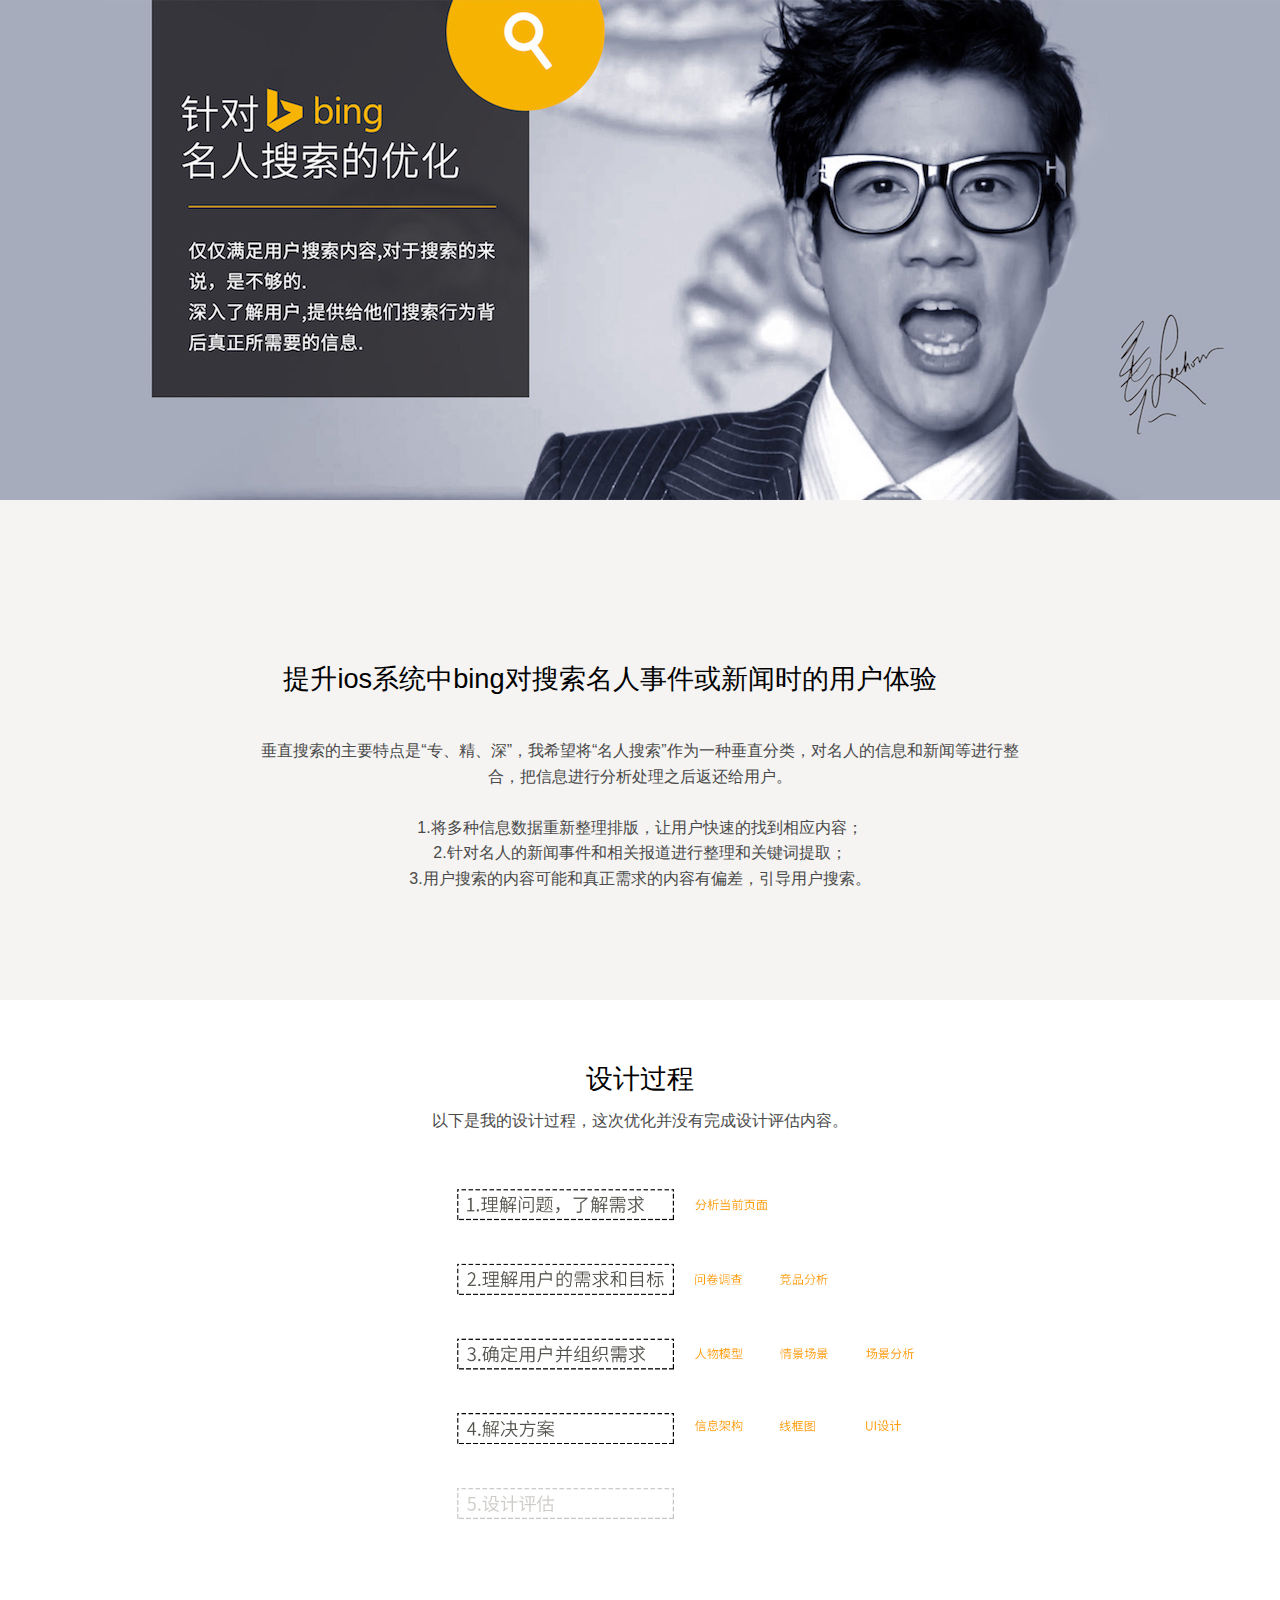
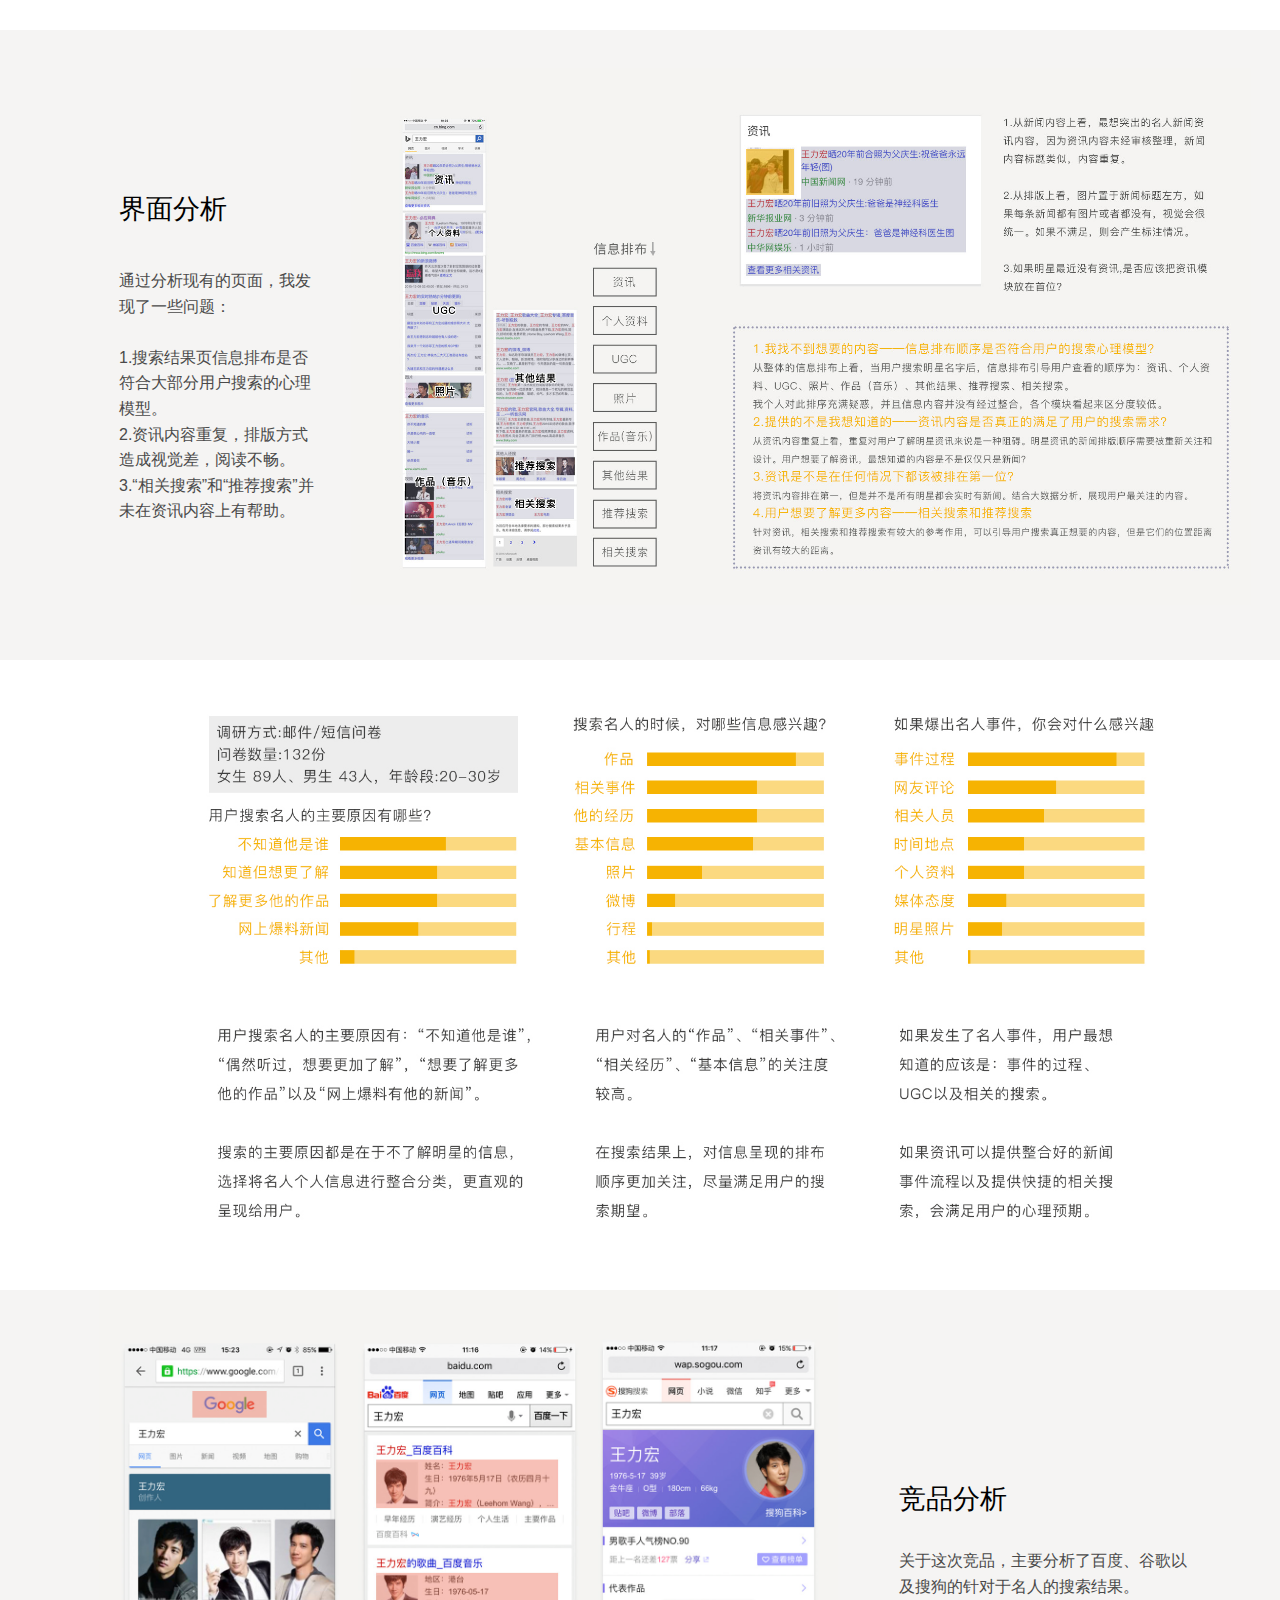
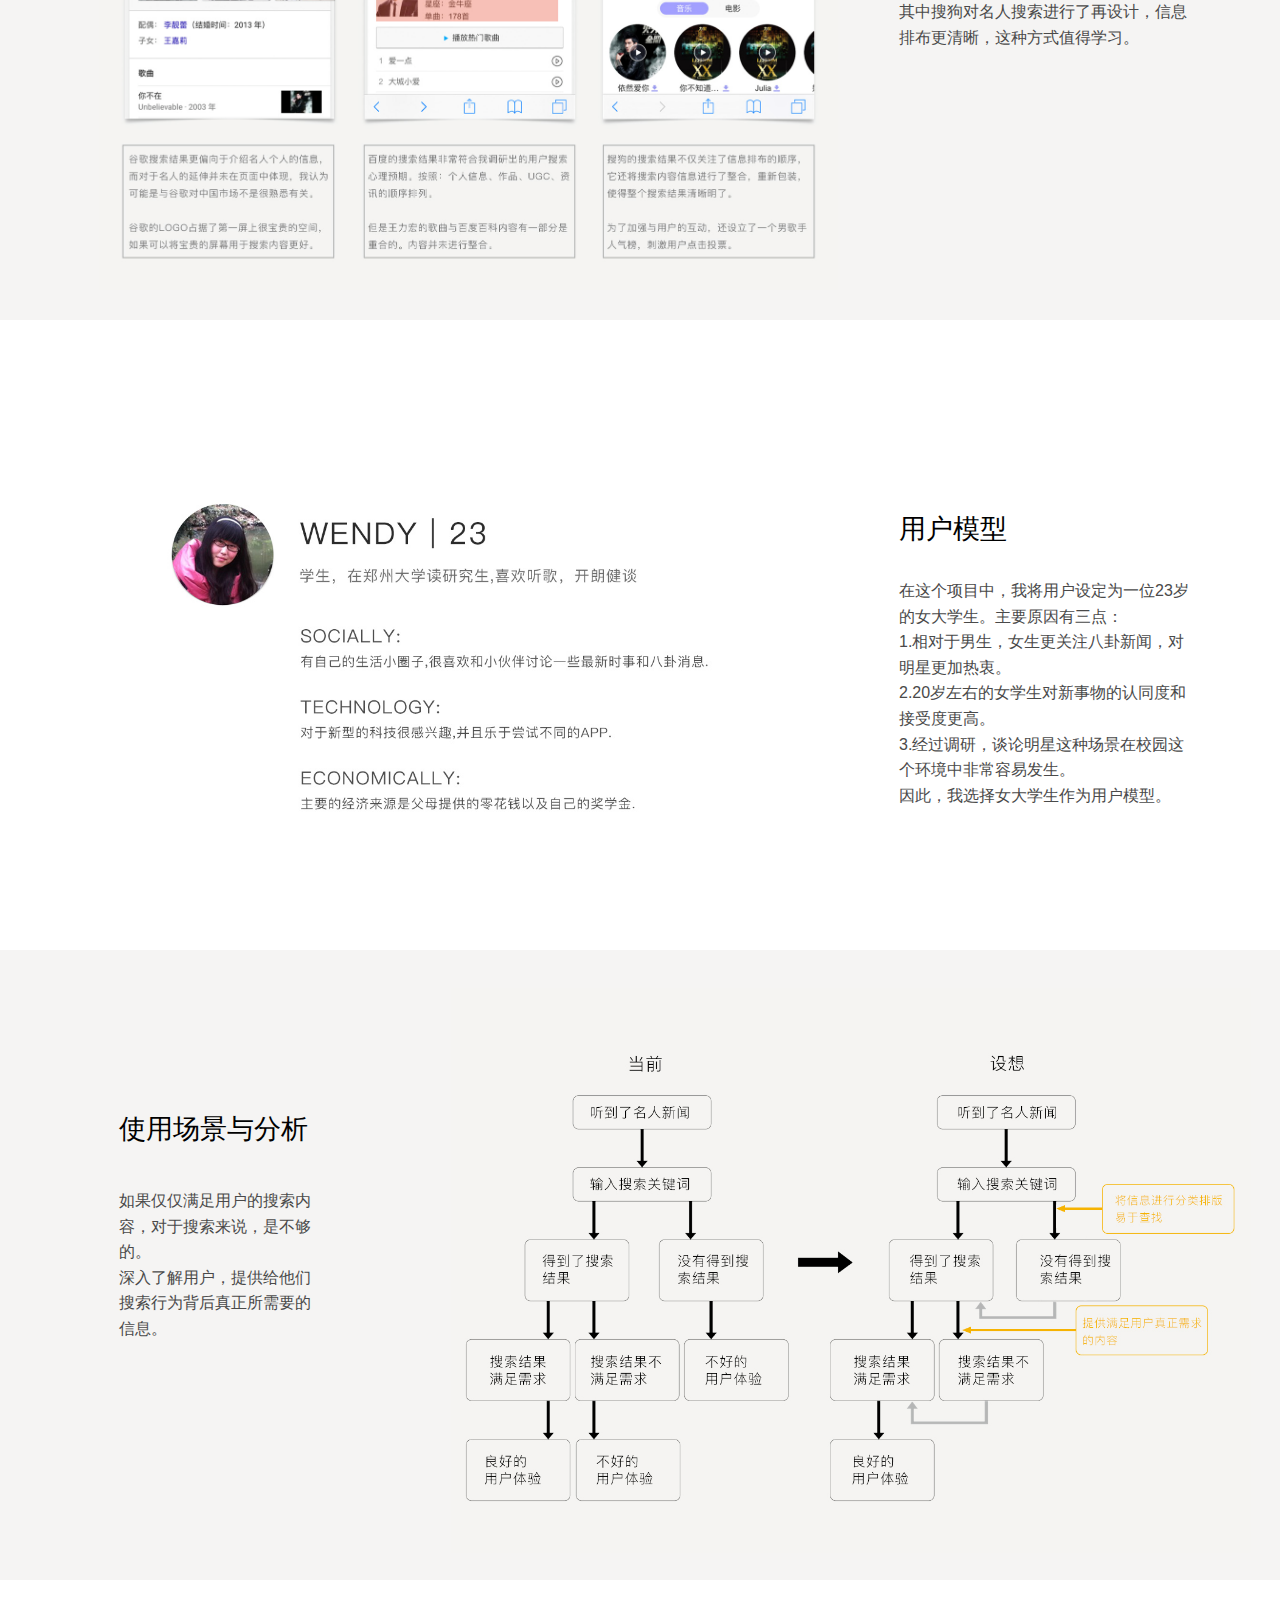
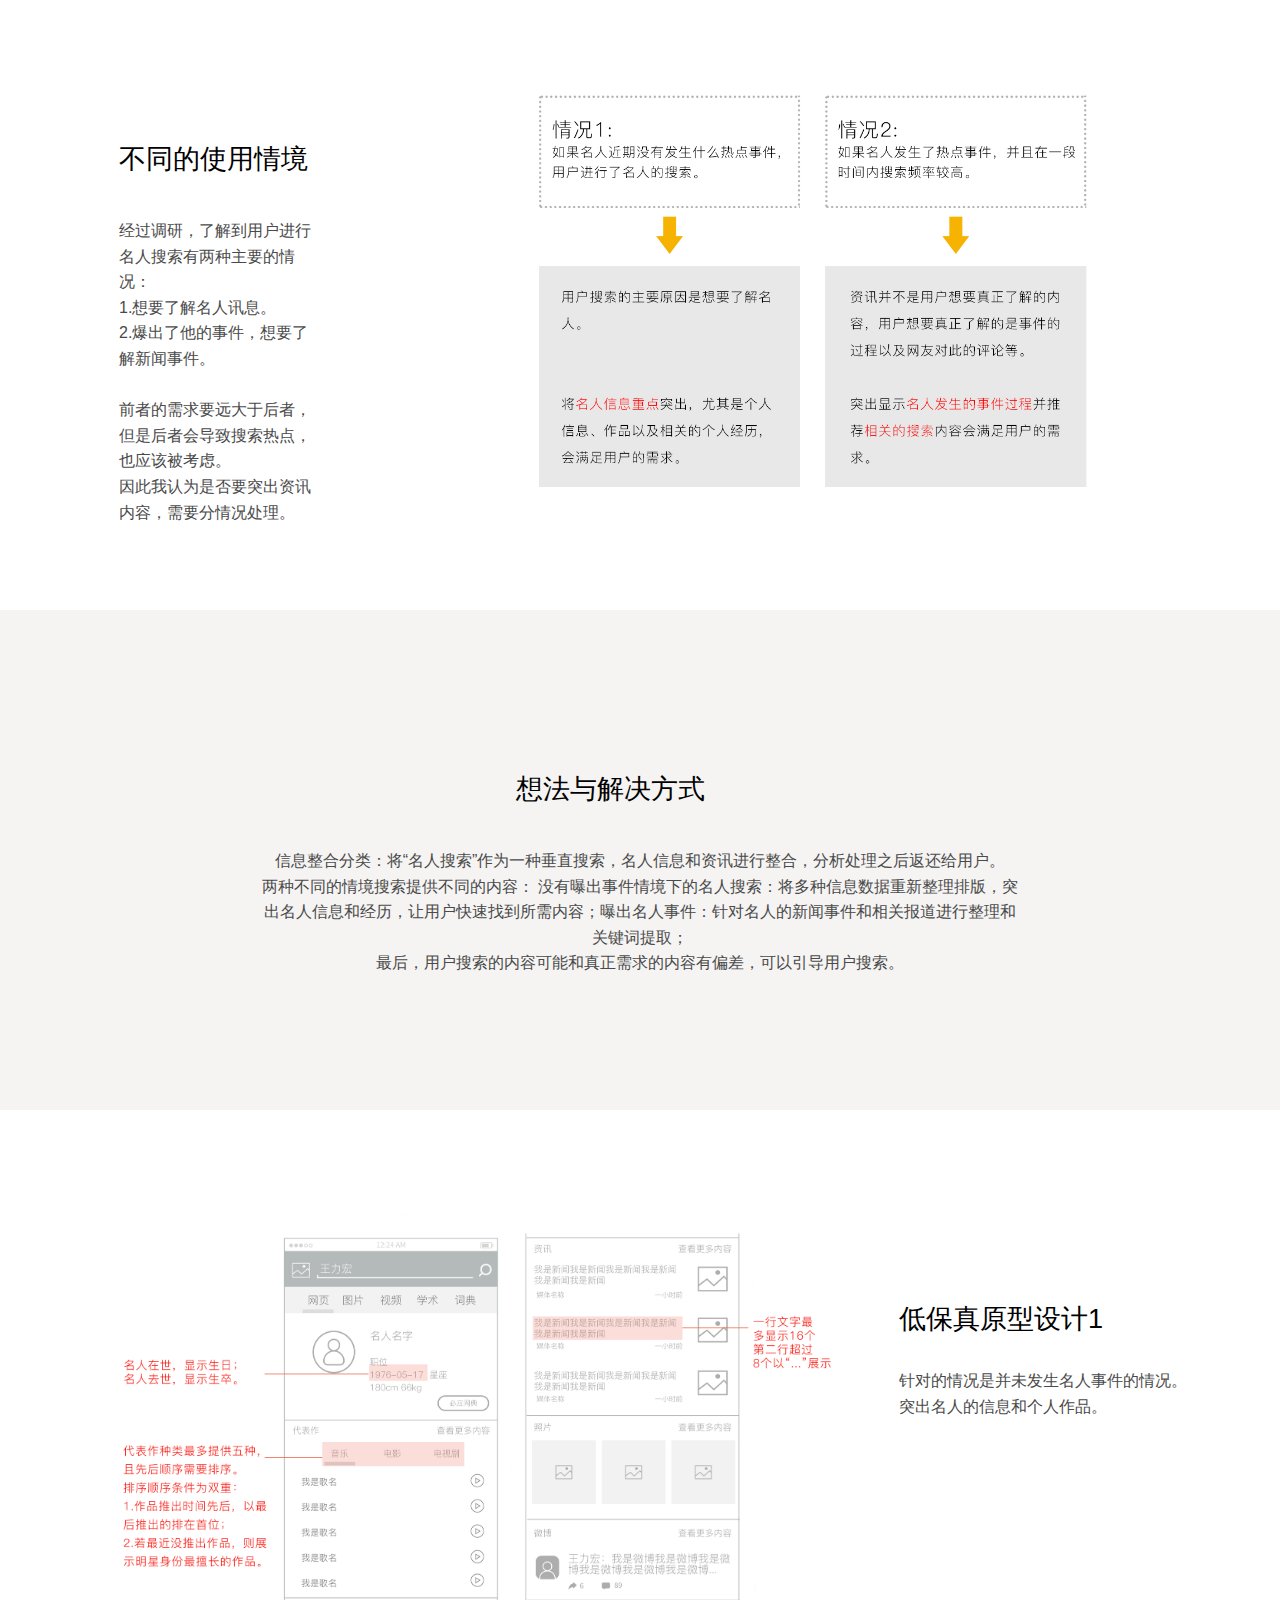
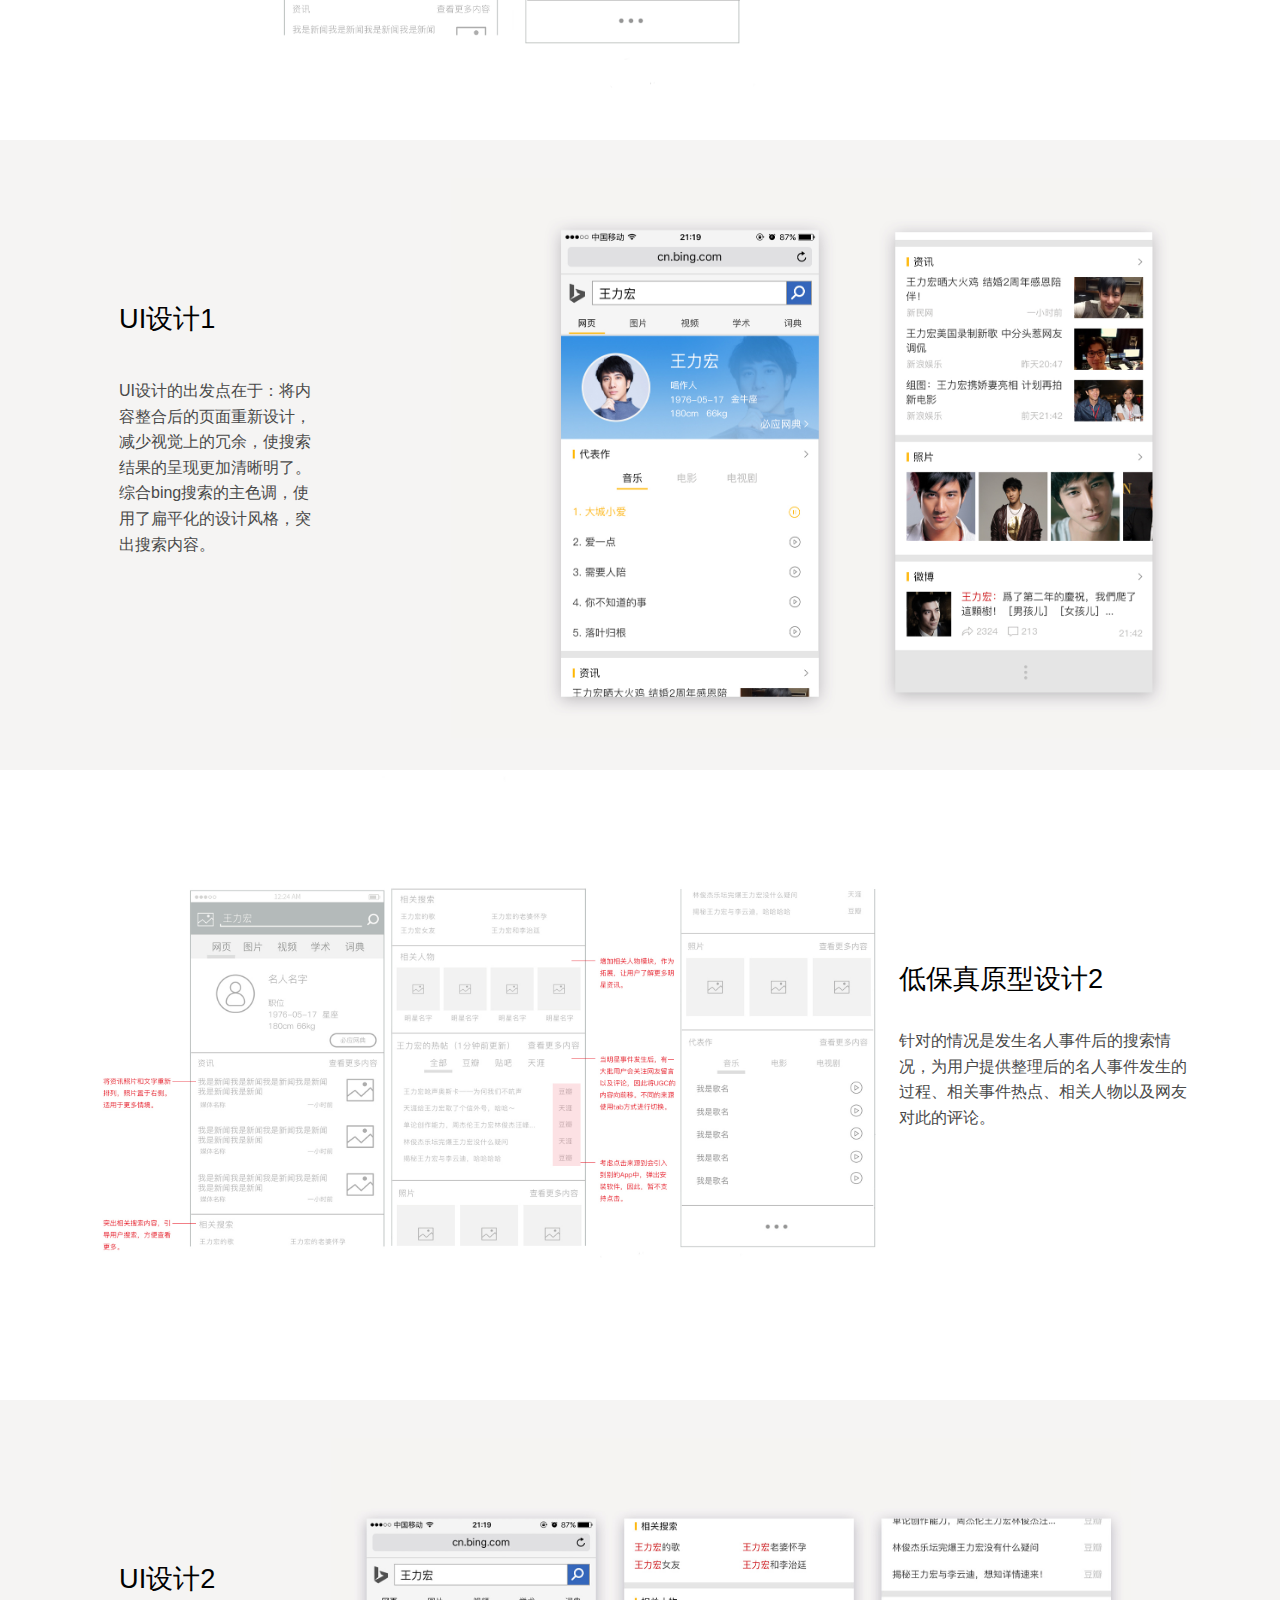
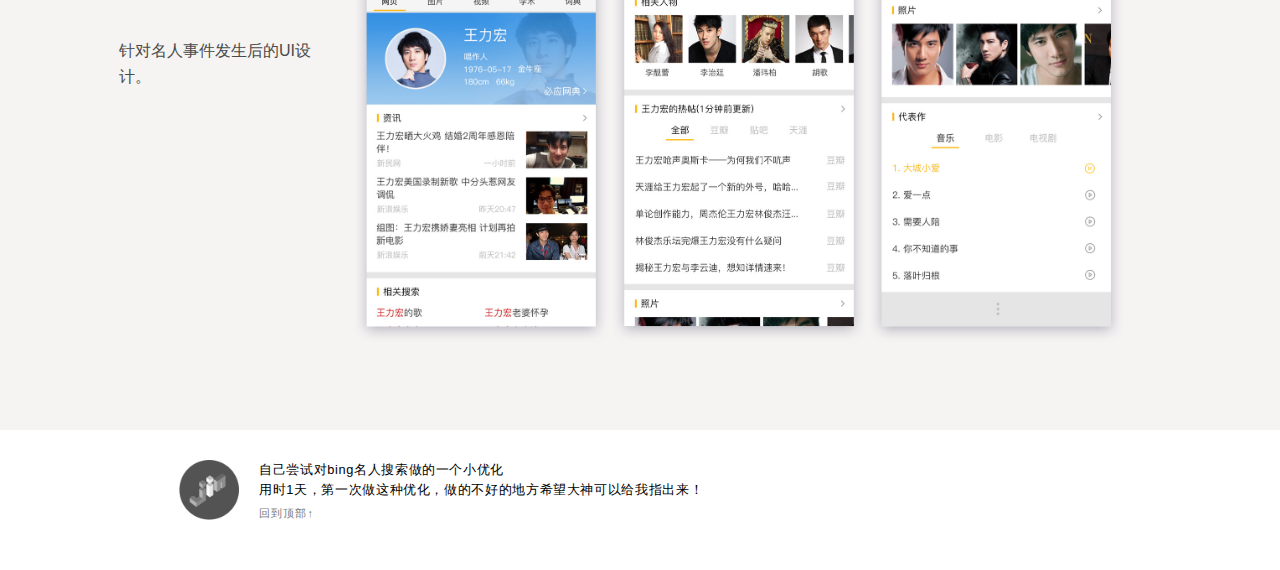
<file: bing_celebrity.html>
<!DOCTYPE html>
<html class="skrollr skrollr-desktop"><head>
<meta http-equiv="Content-Type" content="text/html; charset=UTF-8">
<title>针对bing名人搜索的优化</title>
<link type="text/css" rel="stylesheet" href="./css/detail_bing_celebrity.css">

<script src="./js/jquery-1.10.2.min.js"></script>
<link href="./css/fotorama.css" rel="stylesheet">
<script type="text/javascript" src="./js/fotorama.js"></script><style type="text/css"></style>
<style>
  .hide{
    display:none;
  }
  .showprocess{
    cursor:pointer;
  }
  .showprocess:hover{
    opacity:0.7;	
  }  
</style>

</head>

<body style="height: 7440px;">    
  <!-- ************  Top  ************** -->  
  <div class="pagetop">
    <div id="topimg">
      <img class="titleimage" src="./img_bc/pagetop.jpg" height="500px">
    </div>
  </div>

  <!-- ************  MAinbody  ************** -->
  <div id="mainbody">

   <div class="horizontal500">
    <div id="probelmstatement">
      <h1 class="title1 center">提升ios系统中bing对搜索名人事件或新闻时的用户体验</h1>
      <p class="content1 center">垂直搜索的主要特点是“专、精、深”，我希望将“名人搜索”作为一种垂直分类，对名人的信息和新闻等进行整合，把信息进行分析处理之后返还给用户。<br><br>1.将多种信息数据重新整理排版，让用户快速的找到相应内容；<br>2.针对名人的新闻事件和相关报道进行整理和关键词提取；<br>3.用户搜索的内容可能和真正需求的内容有偏差，引导用户搜索。</p>
    </div>
  </div>

  <div class="horizontal630">
    <h1 class="title2 center">设计过程</h1>    
    <p class="content3 center">以下是我的设计过程，这次优化并没有完成设计评估内容。</p>
    <div id="taskflow">
     <img src="./img_bc/taskflow.jpg" width="840px" alt="preview book content">
   </div>
 </div>

 <div class="horizontal630 grey">
   <h1 class="title1">界面分析</h1>
   <p class="content2">通过分析现有的页面，我发现了一些问题：<br><br>1.搜索结果页信息排布是否符合大部分用户搜索的心理模型。<br>2.资讯内容重复，排版方式造成视觉差，阅读不畅。<br>3.“相关搜索”和“推荐搜索”并未在资讯内容上有帮助。</p>
   <div id="storyboard">
     <img src="./img_bc/anaysis.jpg" width="900px" alt="preview book content">
   </div>
 </div>

<div class="horizontal630">
</p><div id="largepicture">
<img src="./img_bc/research.jpg" height="600px" style="margin:0 auto;"alt="preview book content">
</div>
</div>

<div class="horizontal630 grey">
  <h1 class="title_right">竞品分析</h1>
  <p class="content_right">关于这次竞品，主要分析了百度、谷歌以及搜狗的针对于名人的搜索结果。<br>其中搜狗对名人搜索进行了再设计，信息排布更清晰，这种方式值得学习。</p><p>
</p><div id="twophones">
<img src="./img_bc/competitor.jpg" height="600px" alt="preview book content">
</div>
</div>

<div class="horizontal630">
  <h1 class="title_right">用户模型</h1>
  <p class="content_right">在这个项目中，我将用户设定为一位23岁的女大学生。主要原因有三点：<br>1.相对于男生，女生更关注八卦新闻，对明星更加热衷。<br>2.20岁左右的女学生对新事物的认同度和接受度更高。<br>3.经过调研，谈论明星这种场景在校园这个环境中非常容易发生。<br>因此，我选择女大学生作为用户模型。</p><p>
</p><div id="twophones">
<img src="./img_bc/persona.jpg" height="600px" alt="preview book content">
</div>
</div>

 <div class="horizontal630 grey">
   <h1 class="title1">使用场景与分析</h1>
   <p class="content2">如果仅仅满足用户的搜索内容，对于搜索来说，是不够的。<br>深入了解用户，提供给他们搜索行为背后真正所需要的信息。</p>
   <div id="storyboard">
     <img src="./img_bc/fenxi.jpg" width="800px" alt="preview book content">
   </div>
 </div>

<div class="horizontal630">
  <h1 class="title1">不同的使用情境</h1>
  <p class="content2">经过调研，了解到用户进行名人搜索有两种主要的情况：<br>1.想要了解名人讯息。<br>2.爆出了他的事件，想要了解新闻事件。<br><br>前者的需求要远大于后者，但是后者会导致搜索热点，也应该被考虑。<br>因此我认为是否要突出资讯内容，需要分情况处理。</p><p>
</p><div id="storyboard1">        
<img src="./img_bc/qingjing.jpg" height="550px" alt="preview book content">
</div>
</div>

   <div class="horizontal500">
    <div id="probelmstatement">
      <h1 class="title1 center">想法与解决方式</h1>
      <p class="content1 center">
        信息整合分类：将“名人搜索”作为一种垂直搜索，名人信息和资讯进行整合，分析处理之后返还给用户。<br>
        两种不同的情境搜索提供不同的内容：
        没有曝出事件情境下的名人搜索：将多种信息数据重新整理排版，突出名人信息和经历，让用户快速找到所需内容；曝出名人事件：针对名人的新闻事件和相关报道进行整理和关键词提取；<br>
        最后，用户搜索的内容可能和真正需求的内容有偏差，可以引导用户搜索。</p>
    </div>
  </div>

<div class="horizontal630">
  <h1 class="title_right">低保真原型设计1</h1>
  <p class="content_right">针对的情况是并未发生名人事件的情况。突出名人的信息和个人作品。</p><p>
</p><div id="twophones">
<img src="./img_bc/frame1.jpg" height="500px" style="margin-top:80px;"alt="preview book content">
</div>
</div>

 <div class="horizontal630 grey">
   <h1 class="title1">UI设计1</h1>
   <p class="content2">UI设计的出发点在于：将内容整合后的页面重新设计，减少视觉上的冗余，使搜索结果的呈现更加清晰明了。综合bing搜索的主色调，使用了扁平化的设计风格，突出搜索内容。</p>
   <div id="storyboard">
     <img src="./img_bc/ui1.jpg" width="800px" alt="preview book content">
   </div>
 </div>

 <div class="horizontal630">
  <h1 class="title_right">低保真原型设计2</h1>
  <p class="content_right">针对的情况是发生名人事件后的搜索情况，为用户提供整理后的名人事件发生的过程、相关事件热点、相关人物以及网友对此的评论。</p><p>
</p><div id="twophones">
<img src="./img_bc/frame2.jpg" height="490px" alt="preview book content">
</div>
</div>

 <div class="horizontal630 grey">
   <h1 class="title1">UI设计2</h1>
   <p class="content2">针对名人事件发生后的UI设计。</p>
   <div id="storyboard1">
     <img src="./img_bc/ui2.jpg" width="800px" alt="preview book content">
   </div>
 </div>

<!-- ************  Footer  ************** -->     
     <footer class="colophon">
       <figure id="backhome" width="60" height="60">
         <a href="http://judyzhangxin.com">
         <img src="./img_fl/backtotop.png" width="60">
         </a><a>
       </a></figure><a> 
 <p class="colophon_text">自己尝试对bing名人搜索做的一个小优化<br>用时1天，第一次做这种优化，做的不好的地方希望大神可以给我指出来！</p><p>
</p><p id="backtotop" class="scrollup">回到顶部↑</p>
     </a></footer><a>
     
</a></div><a> <!-- close mainbody -->

<!-- ************  BackgroundColor  ************** -->
<div id="fixbackground1" class="horizontal500"></div>
<div id="fixbackground2" class="horizontal630 grey"></div>
<div id="fixbackground3" class="horizontal630 grey"></div>
<div id="fixbackground4" class="horizontal630 grey"></div>
<div id="fixbackground5" class="horizontal500 grey"></div>
<div id="fixbackground6" class="horizontal630 grey"></div>
<div id="fixbackground7" class="horizontal630 grey"></div>
<div class="horizontal630 hide toggle" style="top:7300px;position:absolute;background-color:#2d2e31"></div>

<!-- ************  js  ************** -->
<script type="text/javascript" src="./js/skrollr.min.js"></script>
<script type="text/javascript">
	var s = skrollr.init();
</script>
<script>
  $(document).ready(function () {
    $('.scrollup').click(function () {
      $("html, body").animate({
        scrollTop: 0
      }, 1000);
      return false;
    });
  });
</script>
<script>
  $(document).ready(function() {
    $('.showprocess').click(function() {
      $('.toggle').slideToggle("slow");
    });
  });
</script>




</a></body></html>
</file>
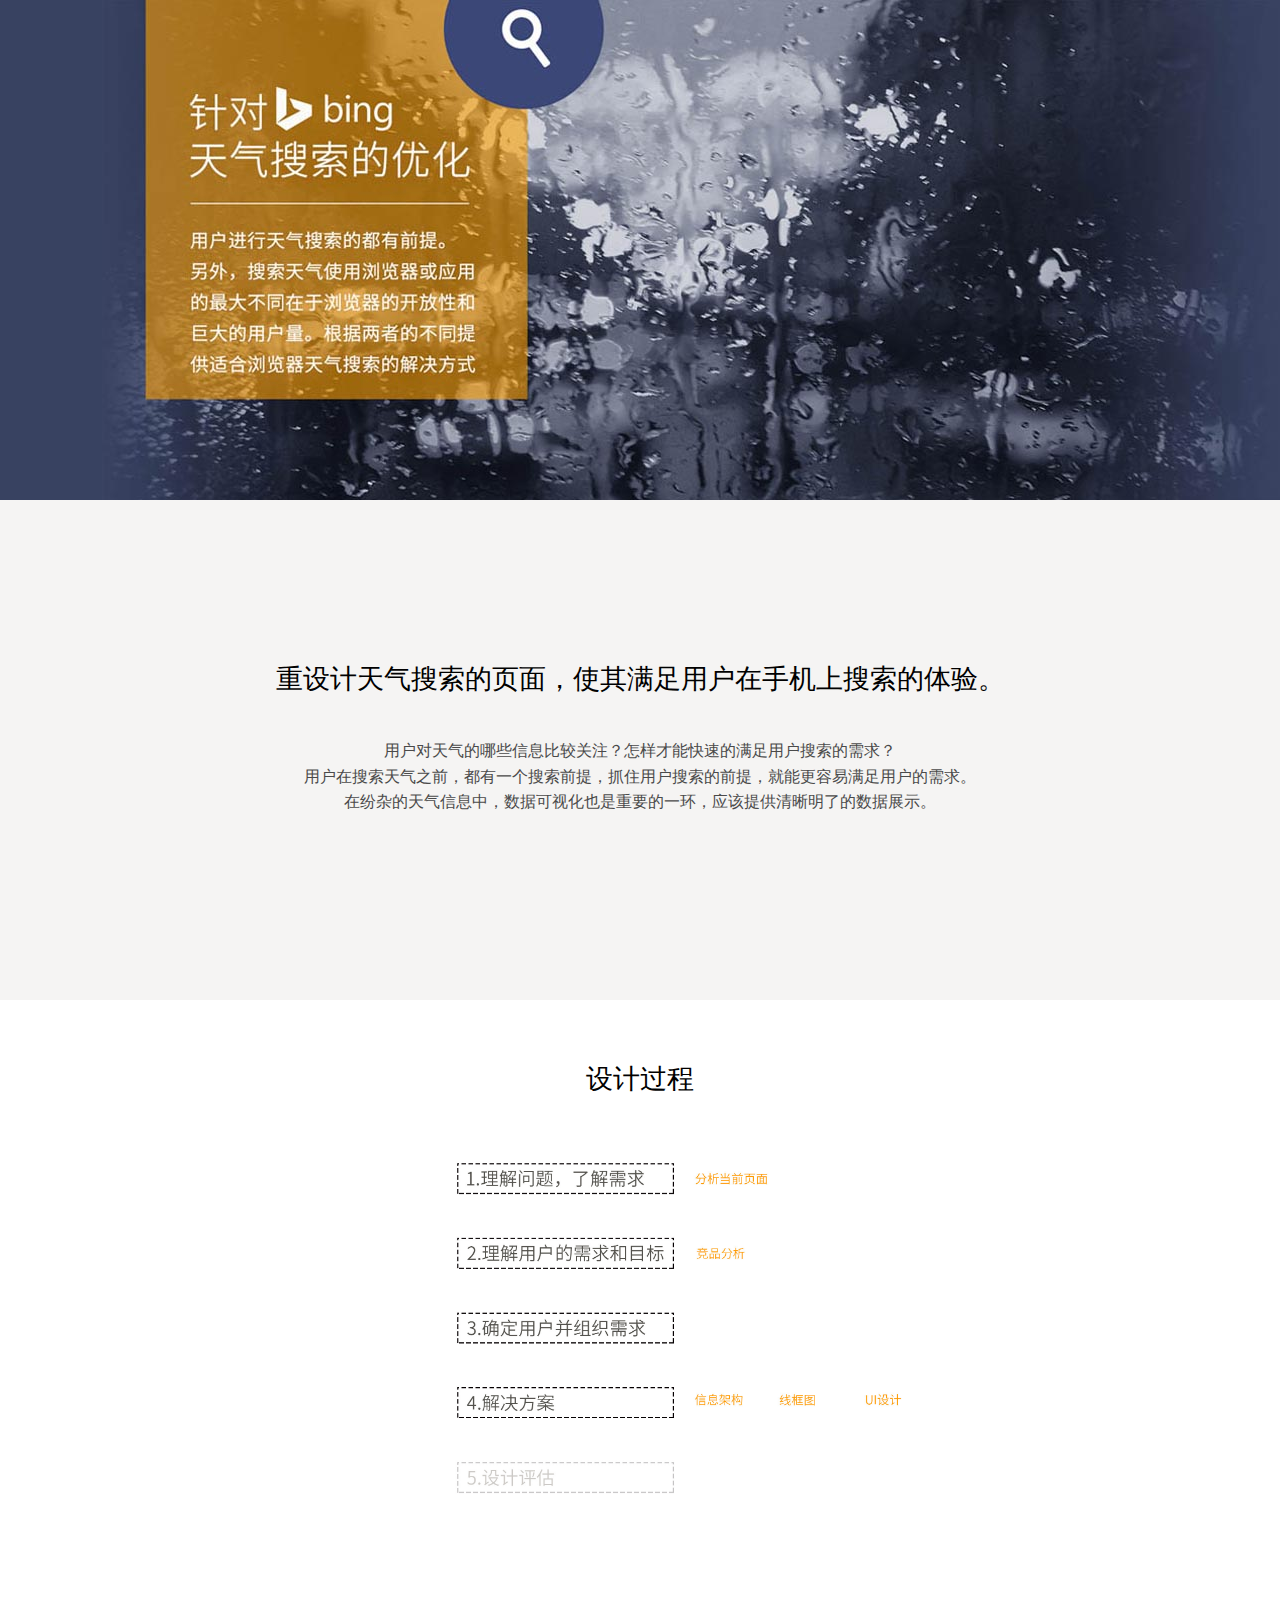
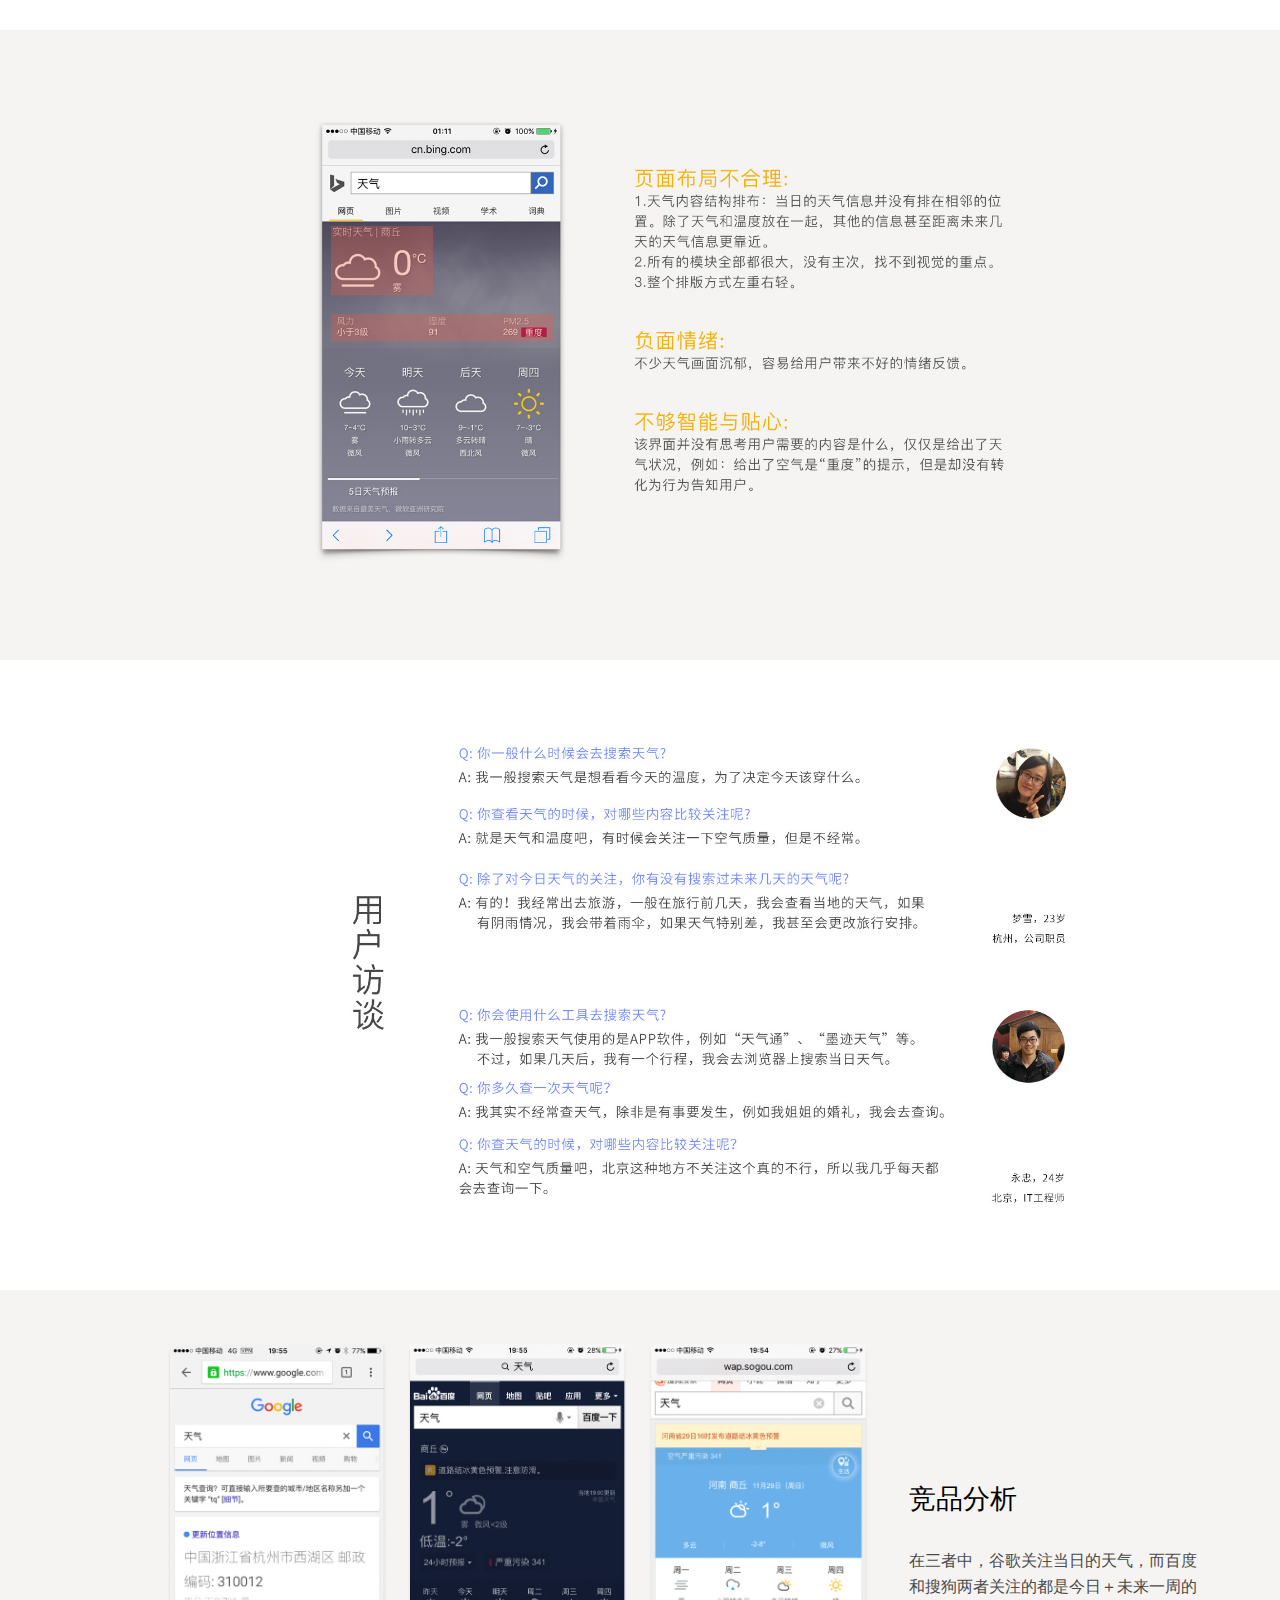
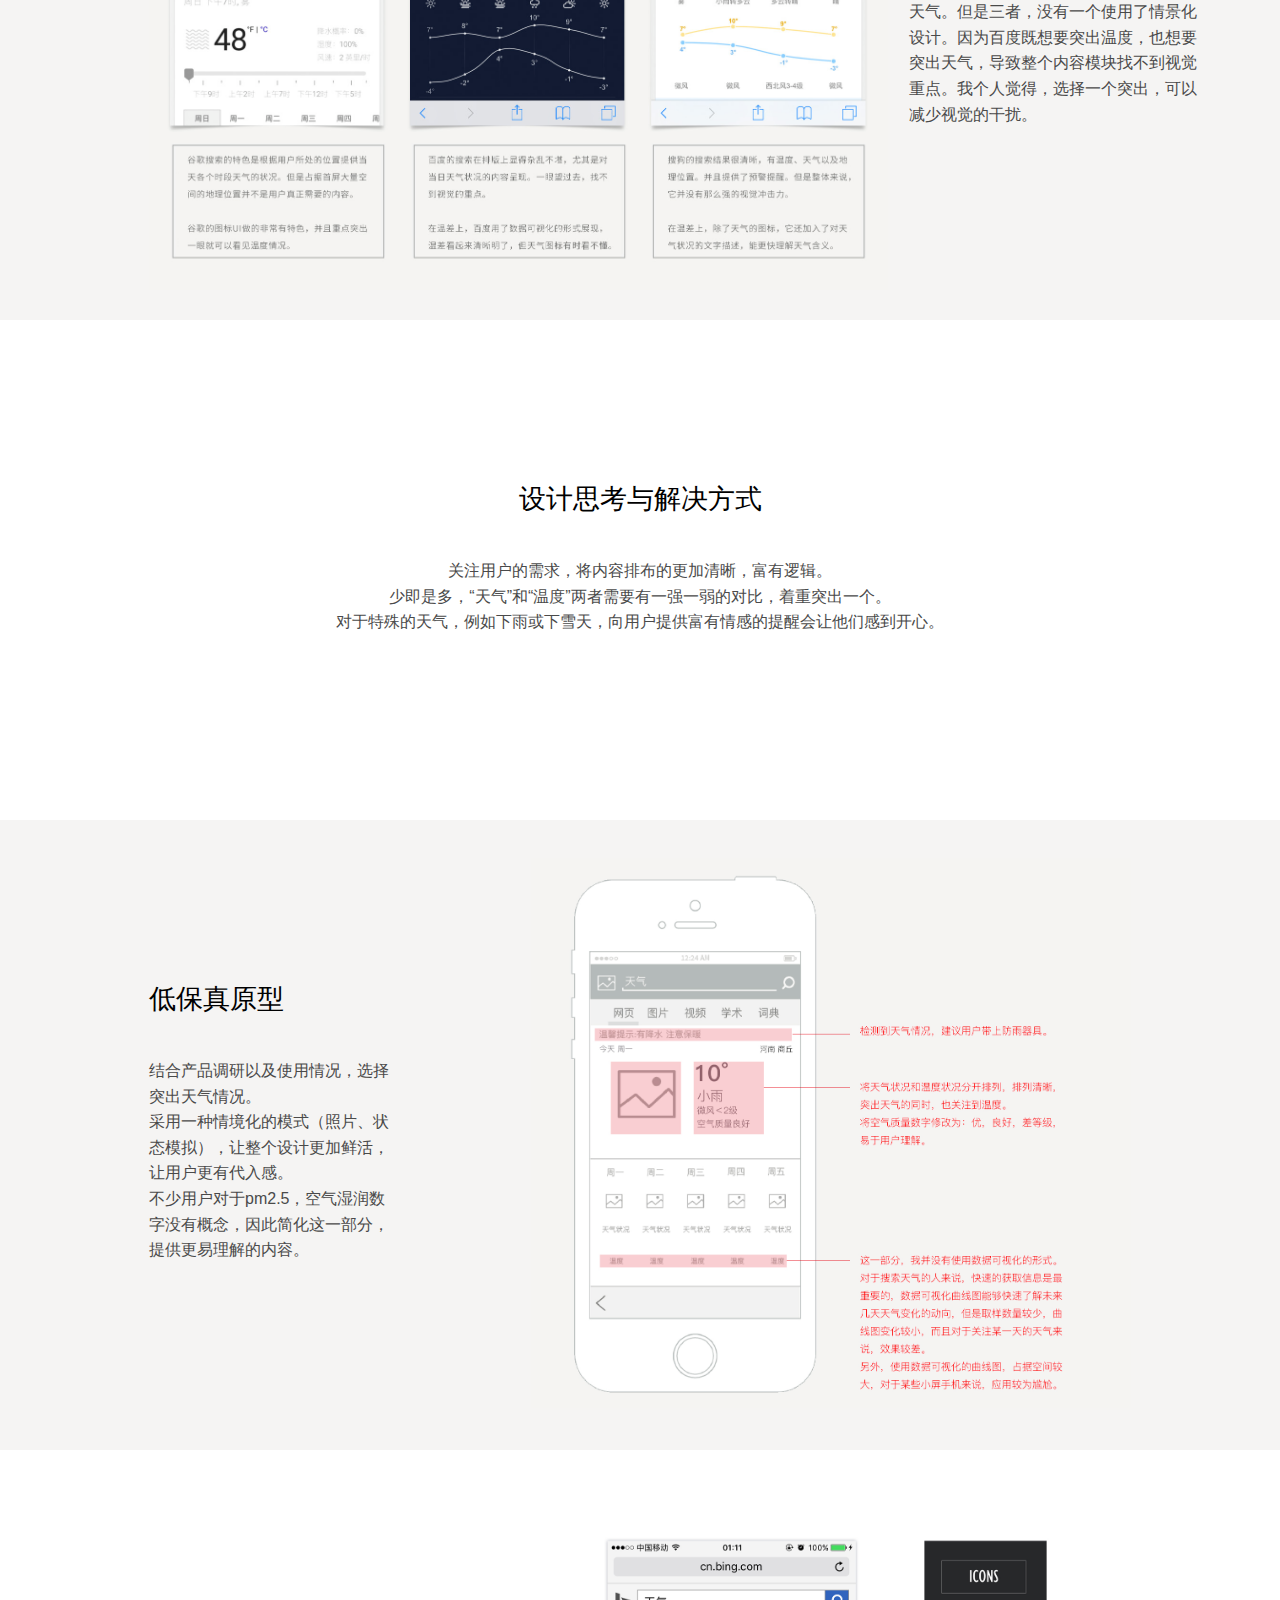
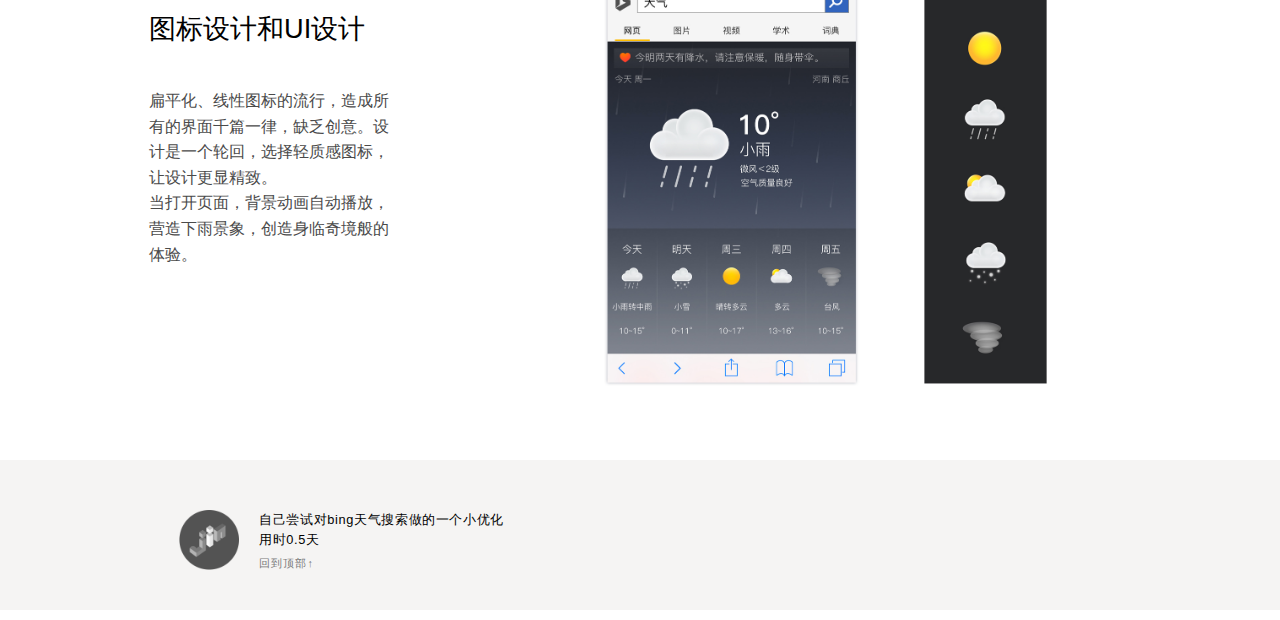
<file: bing_weather.html>
<!DOCTYPE html>
<html class="skrollr skrollr-desktop"><head>
<meta http-equiv="Content-Type" content="text/html; charset=UTF-8">
<title>针对bing天气搜索的优化</title>
<link type="text/css" rel="stylesheet" href="./css/detail_bing_weather.css">

<script src="./js/jquery-1.10.2.min.js"></script>
<link href="./css/fotorama.css" rel="stylesheet">
<style>
  .hide{
    display:none;
  }
  .showprocess{
    cursor:pointer;
  }
  .showprocess:hover{
    opacity:0.7;	
  }  
</style>

</head>

<body style="height: 7440px;">    
  <!-- ************  Top  ************** -->  
  <div class="pagetop">
    <div id="topimg">
      <img class="titleimage" src="./img_bw/pagetop.jpg" height="500px">
    </div>
  </div>

  <!-- ************  MAinbody  ************** -->
  <div id="mainbody">

   <div class="horizontal500">
    <div id="probelmstatement">
      <h1 class="title1 center">重设计天气搜索的页面，使其满足用户在手机上搜索的体验。</h1>
      <p class="content1 center">
      用户对天气的哪些信息比较关注？怎样才能快速的满足用户搜索的需求？
<br>用户在搜索天气之前，都有一个搜索前提，抓住用户搜索的前提，就能更容易满足用户的需求。
<br>在纷杂的天气信息中，数据可视化也是重要的一环，应该提供清晰明了的数据展示。
</p>
    </div>
  </div>

 <div class="horizontal630">
    <h1 class="title2 center">设计过程</h1>
    <div id="taskflow">
     <img src="./img_bw/taskflow.jpg" width="840px" alt="preview book content">
   </div>
 </div>

 <div class="horizontal630 grey">
   <div id="storyboard">
     <img src="./img_bw/anaysis.jpg" width="1000px" alt="preview book content">
   </div>
 </div>

<div class="horizontal630">
</p><div id="largepicture">        
<img src="./img_bw/research.jpg" height="550px" style="margin-top:40px;"alt="preview book content">
</div>
</div>

<div class="horizontal630 grey">
  <h1 class="title_right">竞品分析</h1>
  <p class="content_right">在三者中，谷歌关注当日的天气，而百度和搜狗两者关注的都是今日＋未来一周的天气。但是三者，没有一个使用了情景化设计。因为百度既想要突出温度，也想要突出天气，导致整个内容模块找不到视觉重点。我个人觉得，选择一个突出，可以减少视觉的干扰。</p><p>
</p><div id="twophones">
<img src="./img_bw/competitor.jpg" height="600px" alt="preview book content">
</div>
</div>

   <div class="horizontal490">
    <div id="probelmstatement">
      <h1 class="title1 center">设计思考与解决方式</h1>
      <p class="content1 center">
      关注用户的需求，将内容排布的更加清晰，富有逻辑。
      <br>少即是多，“天气”和“温度”两者需要有一强一弱的对比，着重突出一个。
<br>对于特殊的天气，例如下雨或下雪天，向用户提供富有情感的提醒会让他们感到开心。
</p>
    </div>
  </div>

 <div class="horizontal630 grey">
   <h1 class="title1">低保真原型</h1>
   <p class="content2">结合产品调研以及使用情况，选择突出天气情况。
    <br>采用一种情境化的模式（照片、状态模拟），让整个设计更加鲜活，让用户更有代入感。
    <br>不少用户对于pm2.5，空气湿润数字没有概念，因此简化这一部分，提供更易理解的内容。
   </p>
   <div id="storyboard">
     <img src="./img_bw/frame1.jpg" width="600px" alt="preview book content">
   </div>
 </div>

<div class="horizontal630">
  <h1 class="title1">图标设计和UI设计</h1>
  <p class="content2">扁平化、线性图标的流行，造成所有的界面千篇一律，缺乏创意。设计是一个轮回，选择轻质感图标，让设计更显精致。
    <br>当打开页面，背景动画自动播放，营造下雨景象，创造身临奇境般的体验。</p><p>
</p><div id="largepicture">        
<img src="./img_bw/ui1.jpg" height="550px" alt="preview book content">
</div>
</div>

<!-- ************  Footer  ************** -->     
<footer class="colophon">
  <figure id="backhome" width="60" height="60">
   <a href="http://judyzhangxin.com">
      <img src="./img_fl/backtotop.png" width="60">
   </a><a>
 </a></figure><a> 
 <p class="colophon_text">自己尝试对bing天气搜索做的一个小优化<br>用时0.5天</p><p>
</p><p id="backtotop" class="scrollup">回到顶部↑</p>
</a></footer><a>     
</a></div><a> <!-- close mainbody -->

<!-- ************  BackgroundColor  ************** -->
<div id="fixbackground1" class="horizontal500"></div>
<div id="fixbackground2" class="horizontal630 grey"></div>
<div id="fixbackground3" class="horizontal630 grey"></div>
<div id="fixbackground4" class="horizontal630 grey"></div>
<div id="fixbackground5" class="horizontal150 grey"></div>
<!-- ************  js  ************** -->
<script type="text/javascript" src="./js/skrollr.min.js"></script>
<script type="text/javascript">
	var s = skrollr.init();
</script>
<script>
  $(document).ready(function () {
    $('.scrollup').click(function () {
      $("html, body").animate({
        scrollTop: 0
      }, 1000);
      return false;
    });
  });
</script>
<script>
  $(document).ready(function() {
    $('.showprocess').click(function() {
      $('.toggle').slideToggle("slow");
    });
  });
</script>

</a></body></html>
</file>
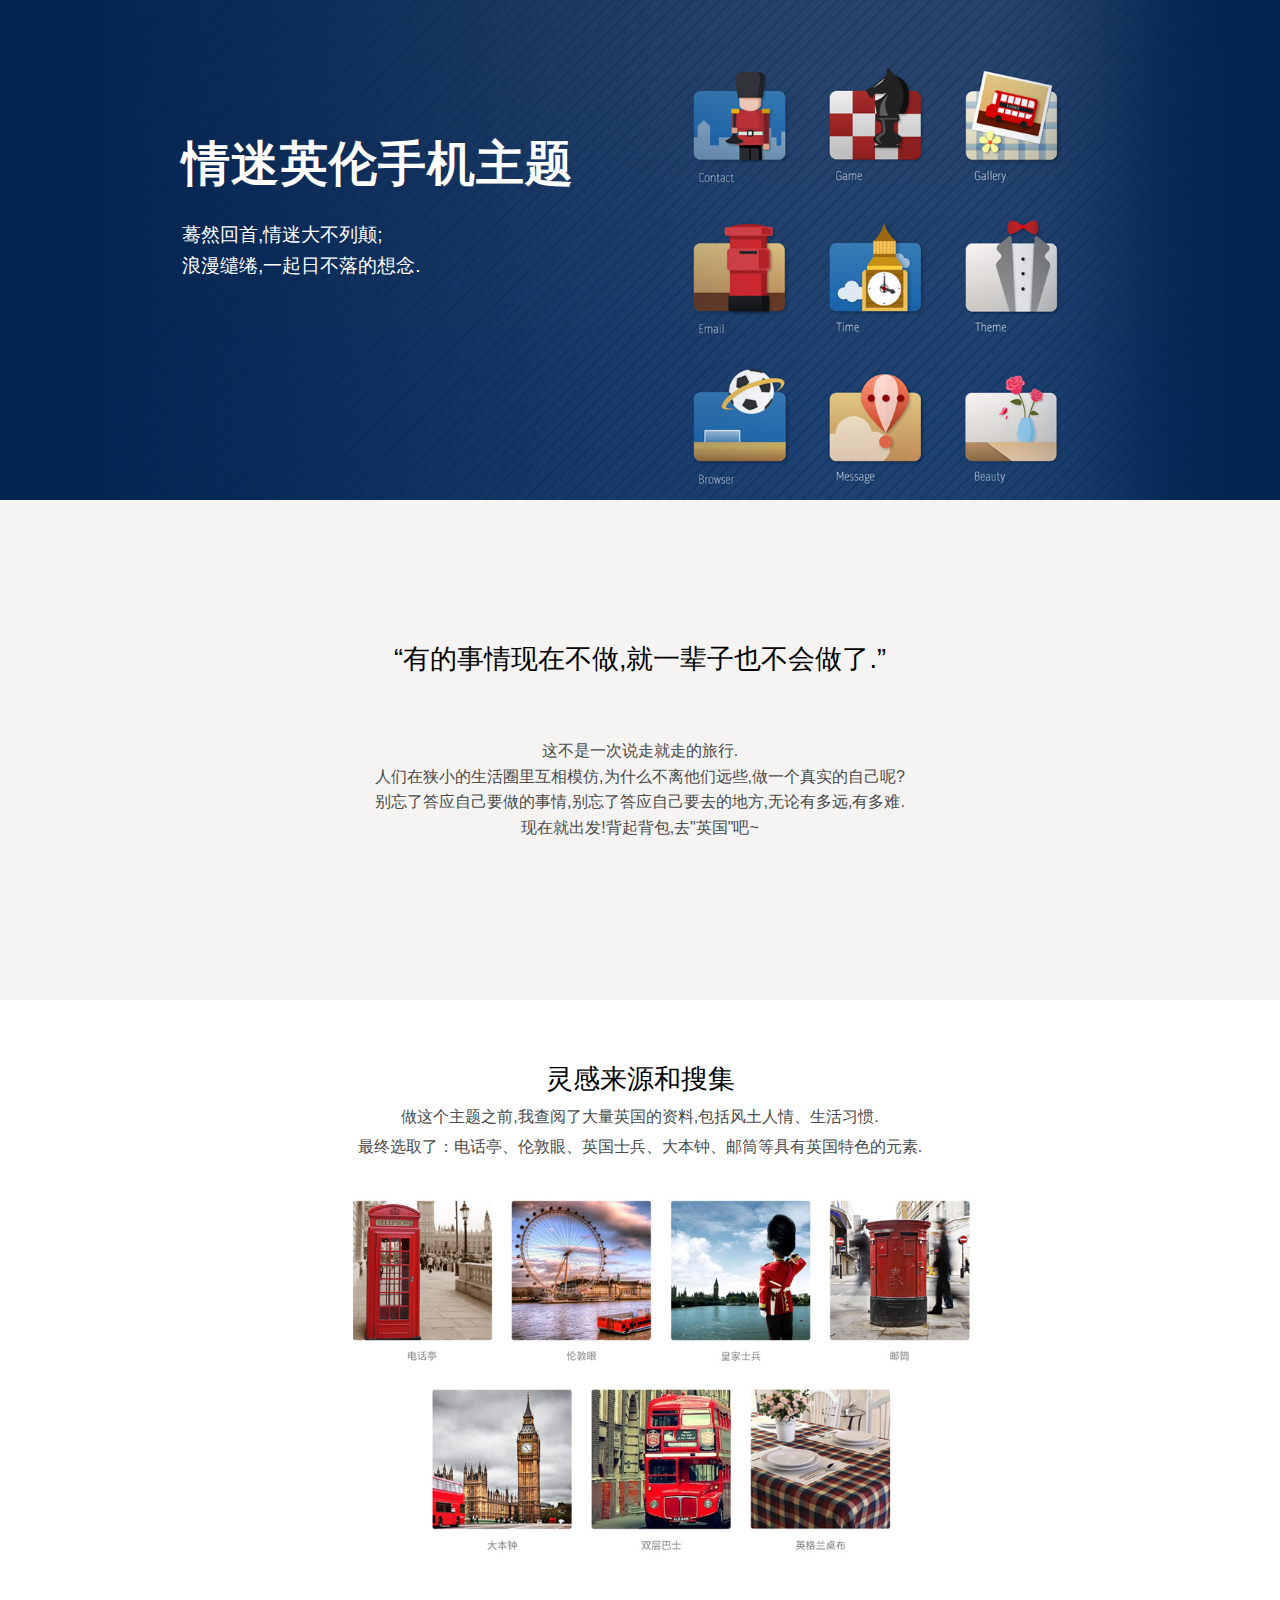
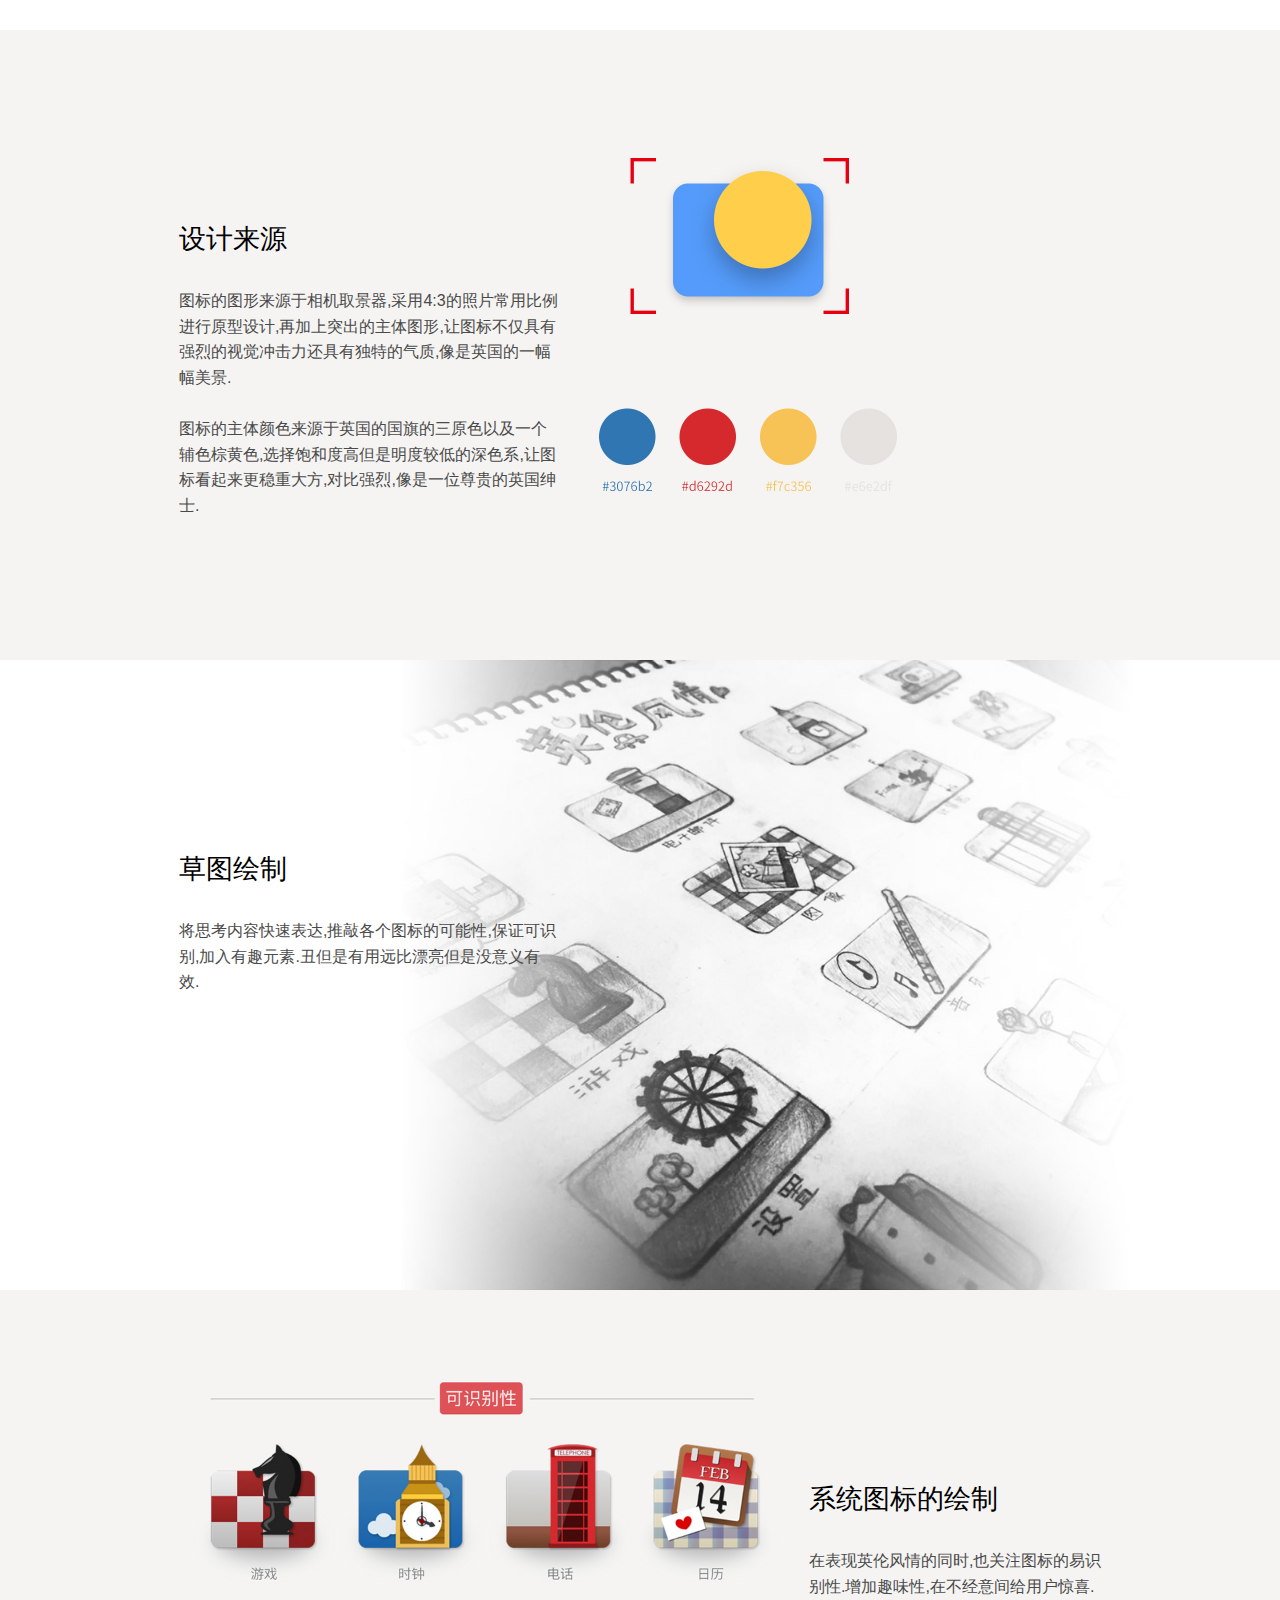
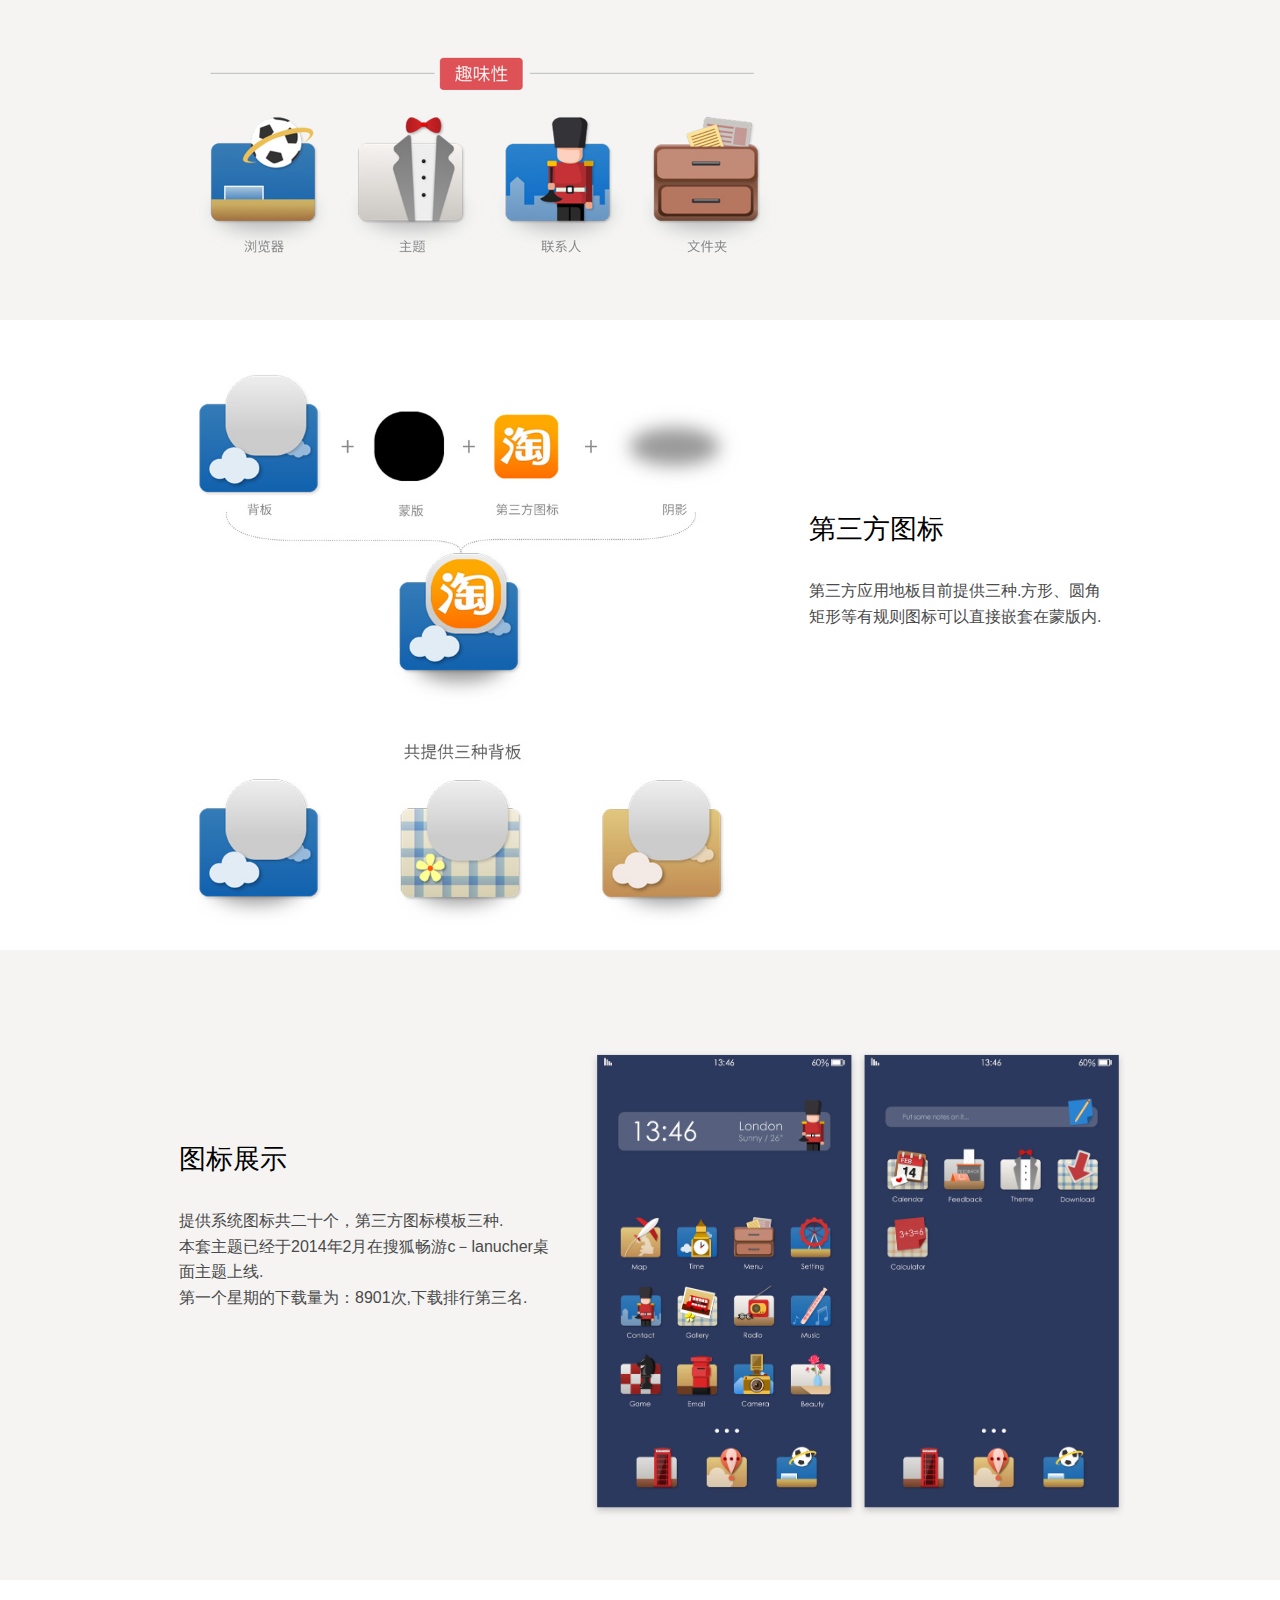
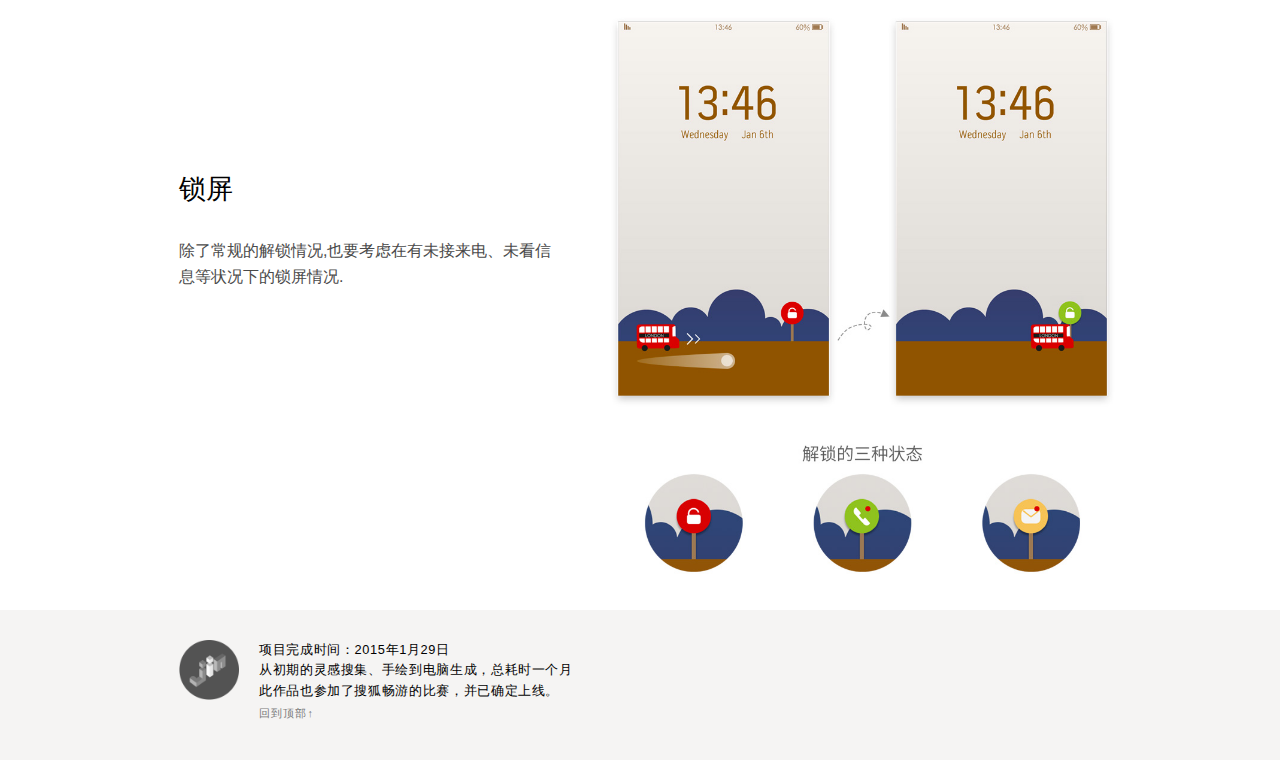
<file: enchanted_by_british.html>
<!DOCTYPE html>
<html class="skrollr skrollr-desktop"><head>
<meta http-equiv="Content-Type" content="text/html; charset=UTF-8">
<title>手机主题设计－情迷英伦</title>
<link type="text/css" rel="stylesheet" href="./css/detail_british.css">

<script src="./js/jquery-1.10.2.min.js"></script>
<link href="./css/fotorama.css" rel="stylesheet">
<script type="text/javascript" src="./js/fotorama.js"></script><style type="text/css"></style>
<style>
  .hide{
    display:none;
  }
  .showprocess{
    cursor:pointer;
  }
  .showprocess:hover{
    opacity:0.7;	
  }  
</style>

</head>

<body style="height: 7440px;">    
  <!-- ************  Top  ************** -->  
  <div class="pagetop">
    <div id="topimg">
      <h3 class="maintitle">情迷英伦手机主题</h3>
      <p class="subtitle"> 
        蓦然回首,情迷大不列颠;
        <br>
         浪漫缱绻,一起日不落的想念.
      </p>
      <img class="titleimage" src="./img_british/pagetop.jpg" height="500px">
    </div>
  </div>

  <!-- ************  MAinbody  ************** -->
  <div id="mainbody">

   <div class="horizontal500">
    <div id="probelmstatement">
      <h1 class="title1 center">“有的事情现在不做,就一辈子也不会做了.”</h1>
      <p class="content1 center">
      这不是一次说走就走的旅行.
      <br>
人们在狭小的生活圈里互相模仿,为什么不离他们远些,做一个真实的自己呢?
<br>别忘了答应自己要做的事情,别忘了答应自己要去的地方,无论有多远,有多难.
<br>

现在就出发!背起背包,去"英国"吧~
</p>
    </div>
  </div>

 <div class="horizontal630">
    <h1 class="title2 center">灵感来源和搜集</h1>    
    <p class="smalllink center">做这个主题之前,我查阅了大量英国的资料,包括风土人情、生活习惯.<br>最终选取了：电话亭、伦敦眼、英国士兵、大本钟、邮筒等具有英国特色的元素.</p>
    <div id="taskflow">
     <img src="./img_british/idea.jpg" width="840px" alt="preview book content">
   </div>
 </div>

 <div class="horizontal630 grey">
   <h1 class="title_left">设计来源</h1>
   <p class="content_left">图标的图形来源于相机取景器,采用4:3的照片常用比例进行原型设计,再加上突出的主体图形,让图标不仅具有强烈的视觉冲击力还具有独特的气质,像是英国的一幅幅美景.
    <br>
    <br>
   图标的主体颜色来源于英国的国旗的三原色以及一个辅色棕黄色,选择饱和度高但是明度较低的深色系,让图标看起来更稳重大方,对比强烈,像是一位尊贵的英国绅士.
   </p>
   <div id="storyboard">
     <img src="./img_british/thought.jpg" width="668px" alt="preview book content">
   </div>
 </div>

<div class="horizontal630">
  <h1 class="title_left">草图绘制</h1>
  <p class="content_left">将思考内容快速表达,推敲各个图标的可能性,保证可识别,加入有趣元素.丑但是有用远比漂亮但是没意义有效.</p><p>
</p><div id="largepicture">        
<img src="./img_british/sketch.jpg" height="630px" alt="preview book content">
</div>
</div>

<div class="horizontal630 grey">
  <h1 class="title_right">系统图标的绘制</h1>
  <p class="content_right">在表现英伦风情的同时,也关注图标的易识别性.增加趣味性,在不经意间给用户惊喜.</p><p>
</p><div id="twophones">
<img src="./img_british/bookdetail.jpg" height="590px" alt="preview book content">
</div>
</div>

<div class="horizontal630">
  <h1 class="title_right">第三方图标</h1>
  <p class="content_right">第三方应用地板目前提供三种.方形、圆角矩形等有规则图标可以直接嵌套在蒙版内.</p><p>
</p><div id="twophones">
<img src="./img_british/the_third.jpg" height="590px" alt="preview book content">
</div>
</div>

 <div class="horizontal630 grey">
   <h1 class="title_left">图标展示</h1>
   <p class="content_left">提供系统图标共二十个，第三方图标模板三种.
    <br>本套主题已经于2014年2月在搜狐畅游c－lanucher桌面主题上线.
    <br>第一个星期的下载量为：8901次,下载排行第三名.
    <br>
   </p>
   <div id="storyboard">
     <img src="./img_british/show.jpg" width="668px" alt="preview book content">
   </div>
 </div>

<div class="horizontal630">
  <h1 class="title_left">锁屏</h1>
  <p class="content_left">除了常规的解锁情况,也要考虑在有未接来电、未看信息等状况下的锁屏情况.</p><p>
</p><div id="largepicture">        
<img src="./img_british//unlock.jpg" height="630px" alt="preview book content">
</div>
</div>

<!-- ************  Footer  ************** -->     
<footer class="colophon">
  <figure id="backhome" width="60" height="60">
   <a href="http://judyzhangxin.com">
     <img src="./img_british/backtop.png" width="60">
   </a><a>
 </a></figure><a> 
 <p class="colophon_text">项目完成时间：2015年1月29日<br>从初期的灵感搜集、手绘到电脑生成，总耗时一个月<br> 此作品也参加了搜狐畅游的比赛，并已确定上线。</p><p>
</p><p id="backtotop" class="scrollup">回到顶部↑</p>
</a></footer><a>     
</a></div><a> <!-- close mainbody -->

<!-- ************  BackgroundColor  ************** -->
<div id="fixbackground1" class="horizontal500"></div>
<div id="fixbackground2" class="horizontal630 grey"></div>
<div id="fixbackground3" class="horizontal630 grey"></div>
<div id="fixbackground4" class="horizontal630 grey"></div>
<div id="fixbackground5" class="horizontal150 grey"></div>
<!-- ************  js  ************** -->
<script type="text/javascript" src="./js/skrollr.min.js"></script>
<script type="text/javascript">
	var s = skrollr.init();
</script>
<script>
  $(document).ready(function () {
    $('.scrollup').click(function () {
      $("html, body").animate({
        scrollTop: 0
      }, 1000);
      return false;
    });
  });
</script>
<script>
  $(document).ready(function() {
    $('.showprocess').click(function() {
      $('.toggle').slideToggle("slow");
    });
  });
</script>

</a></body></html>
</file>
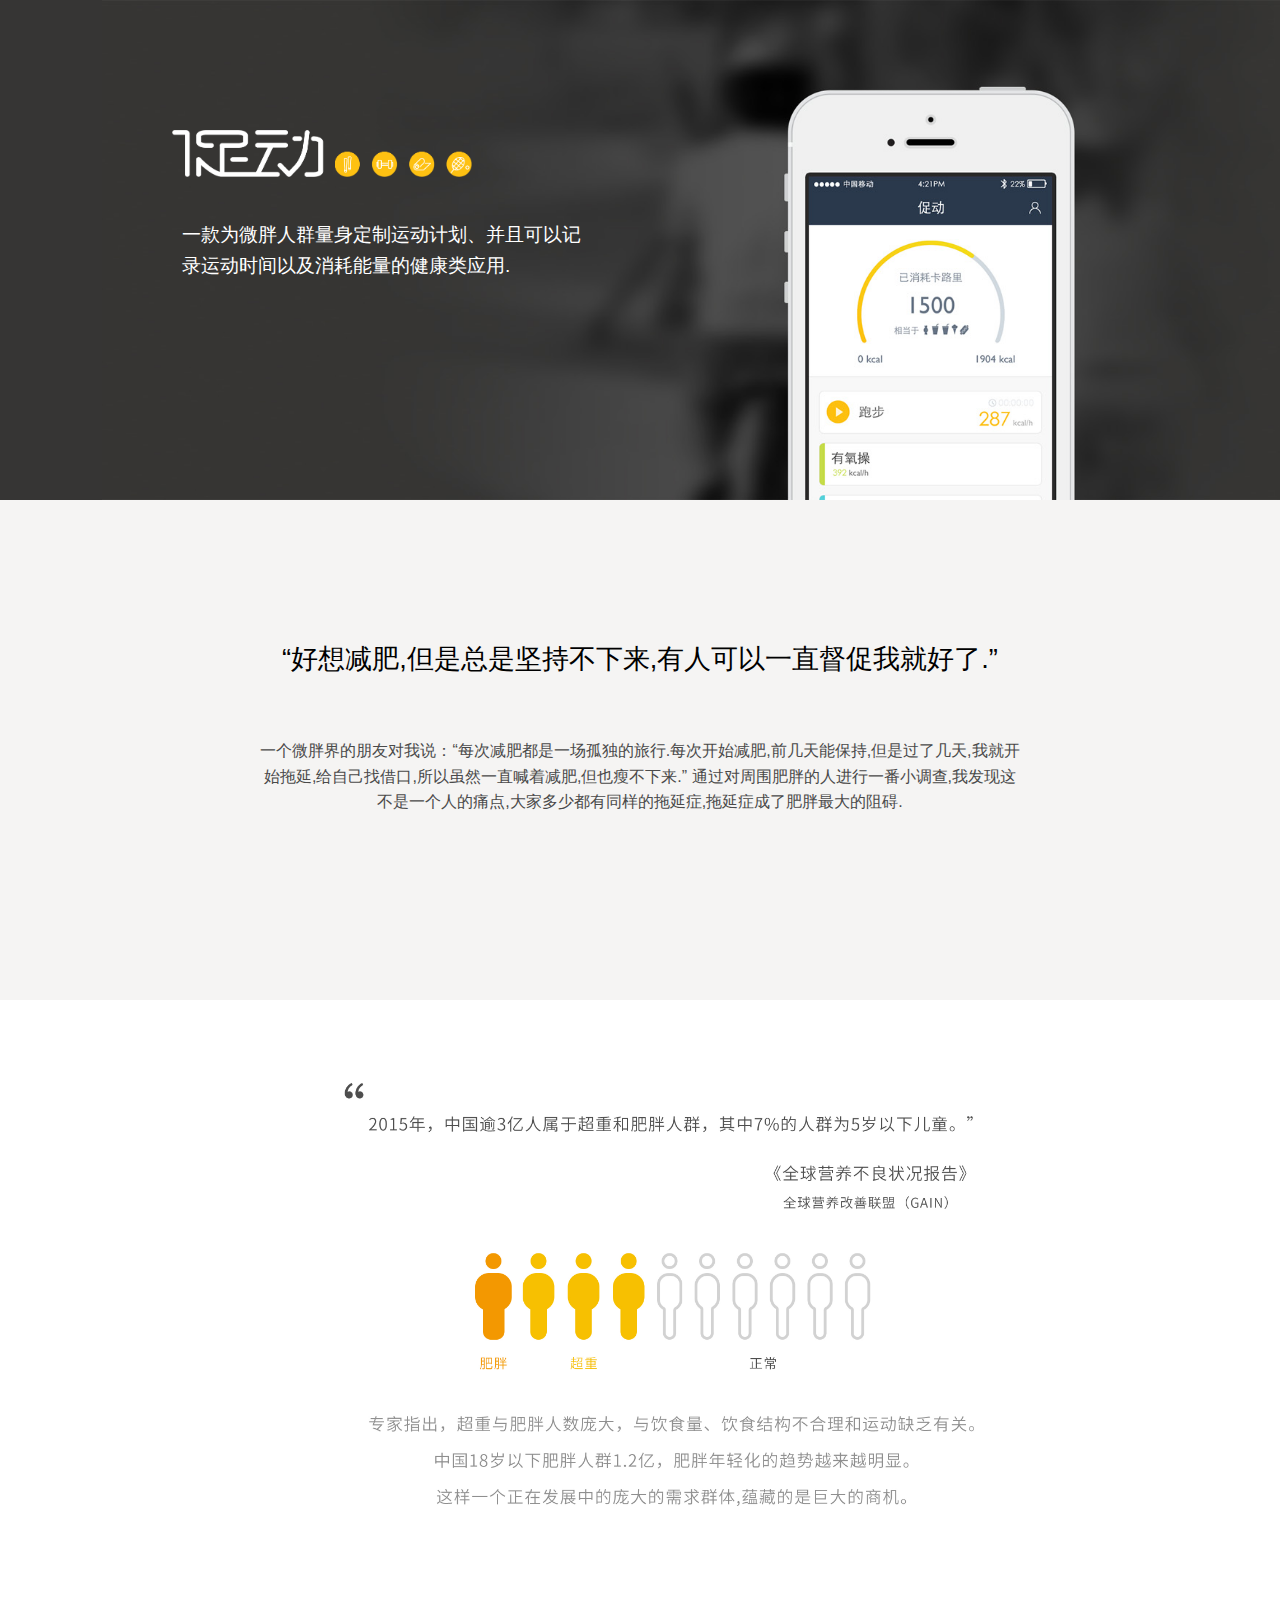
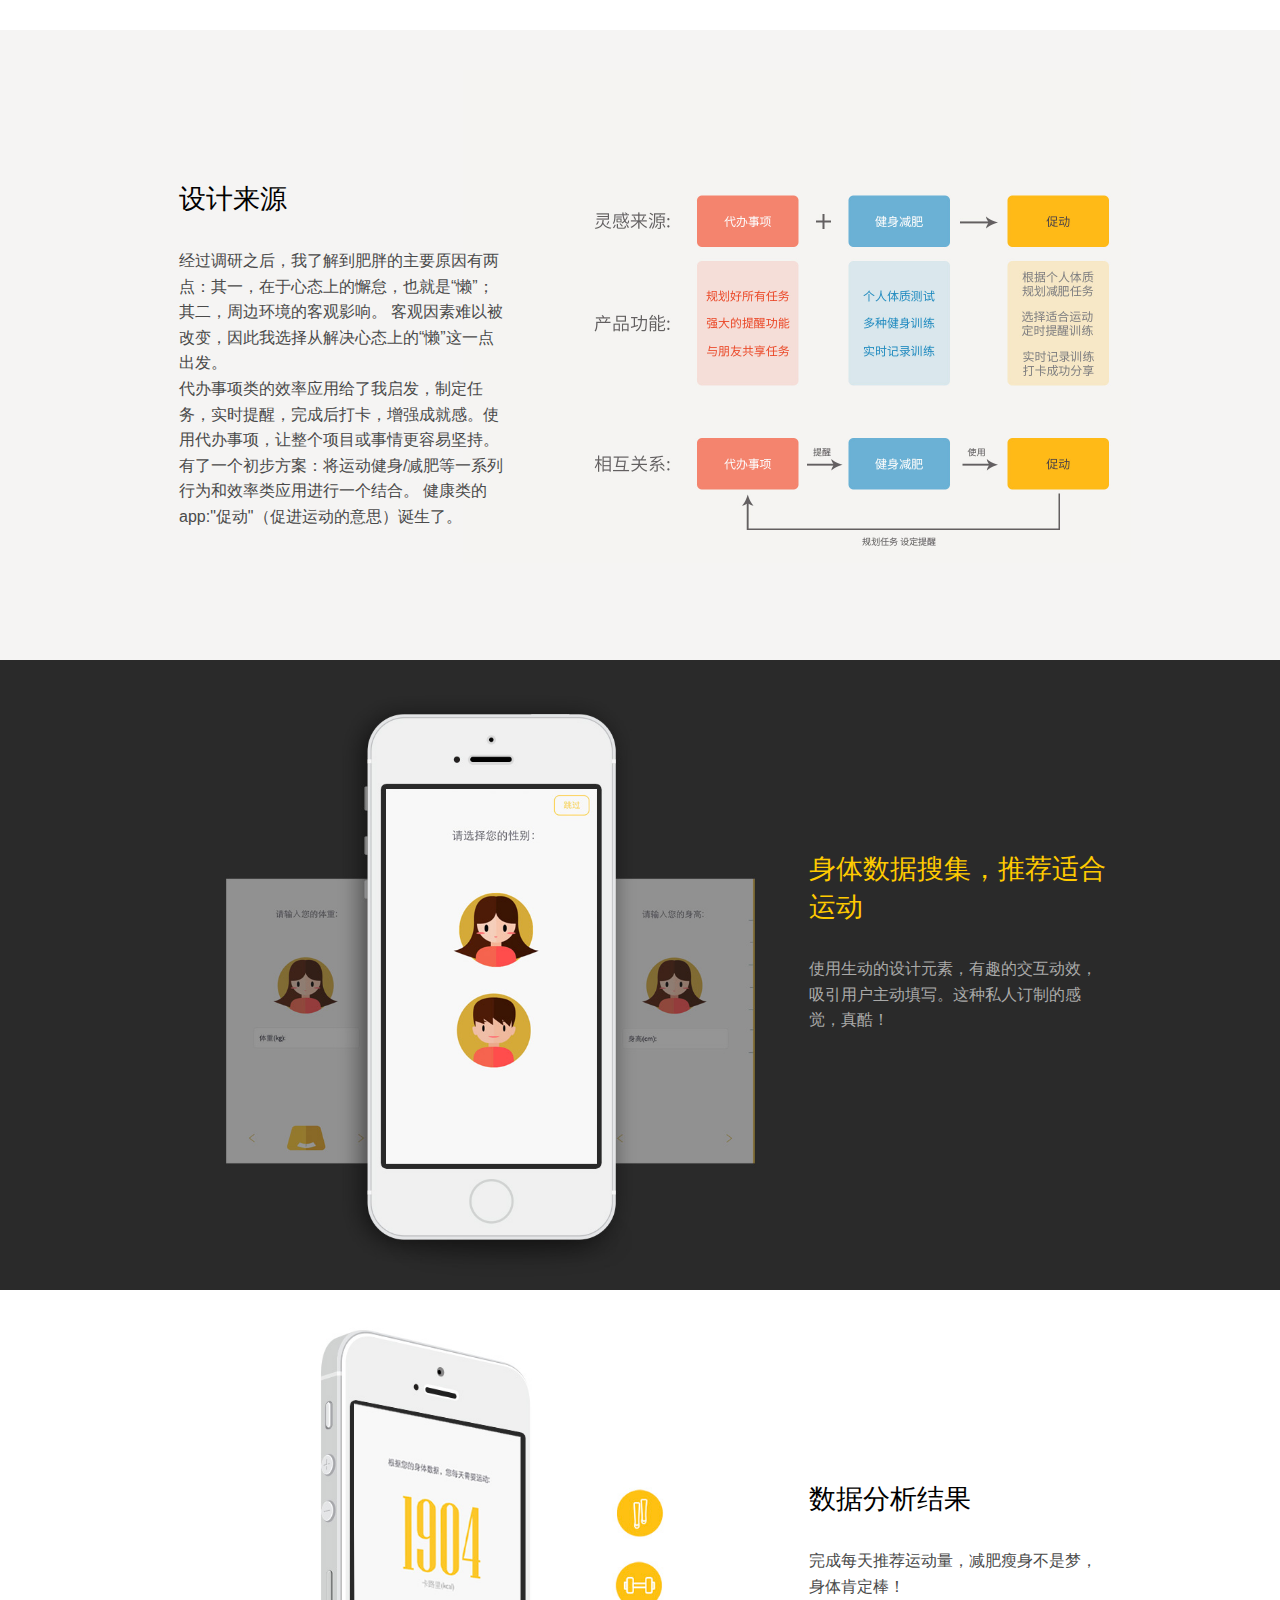
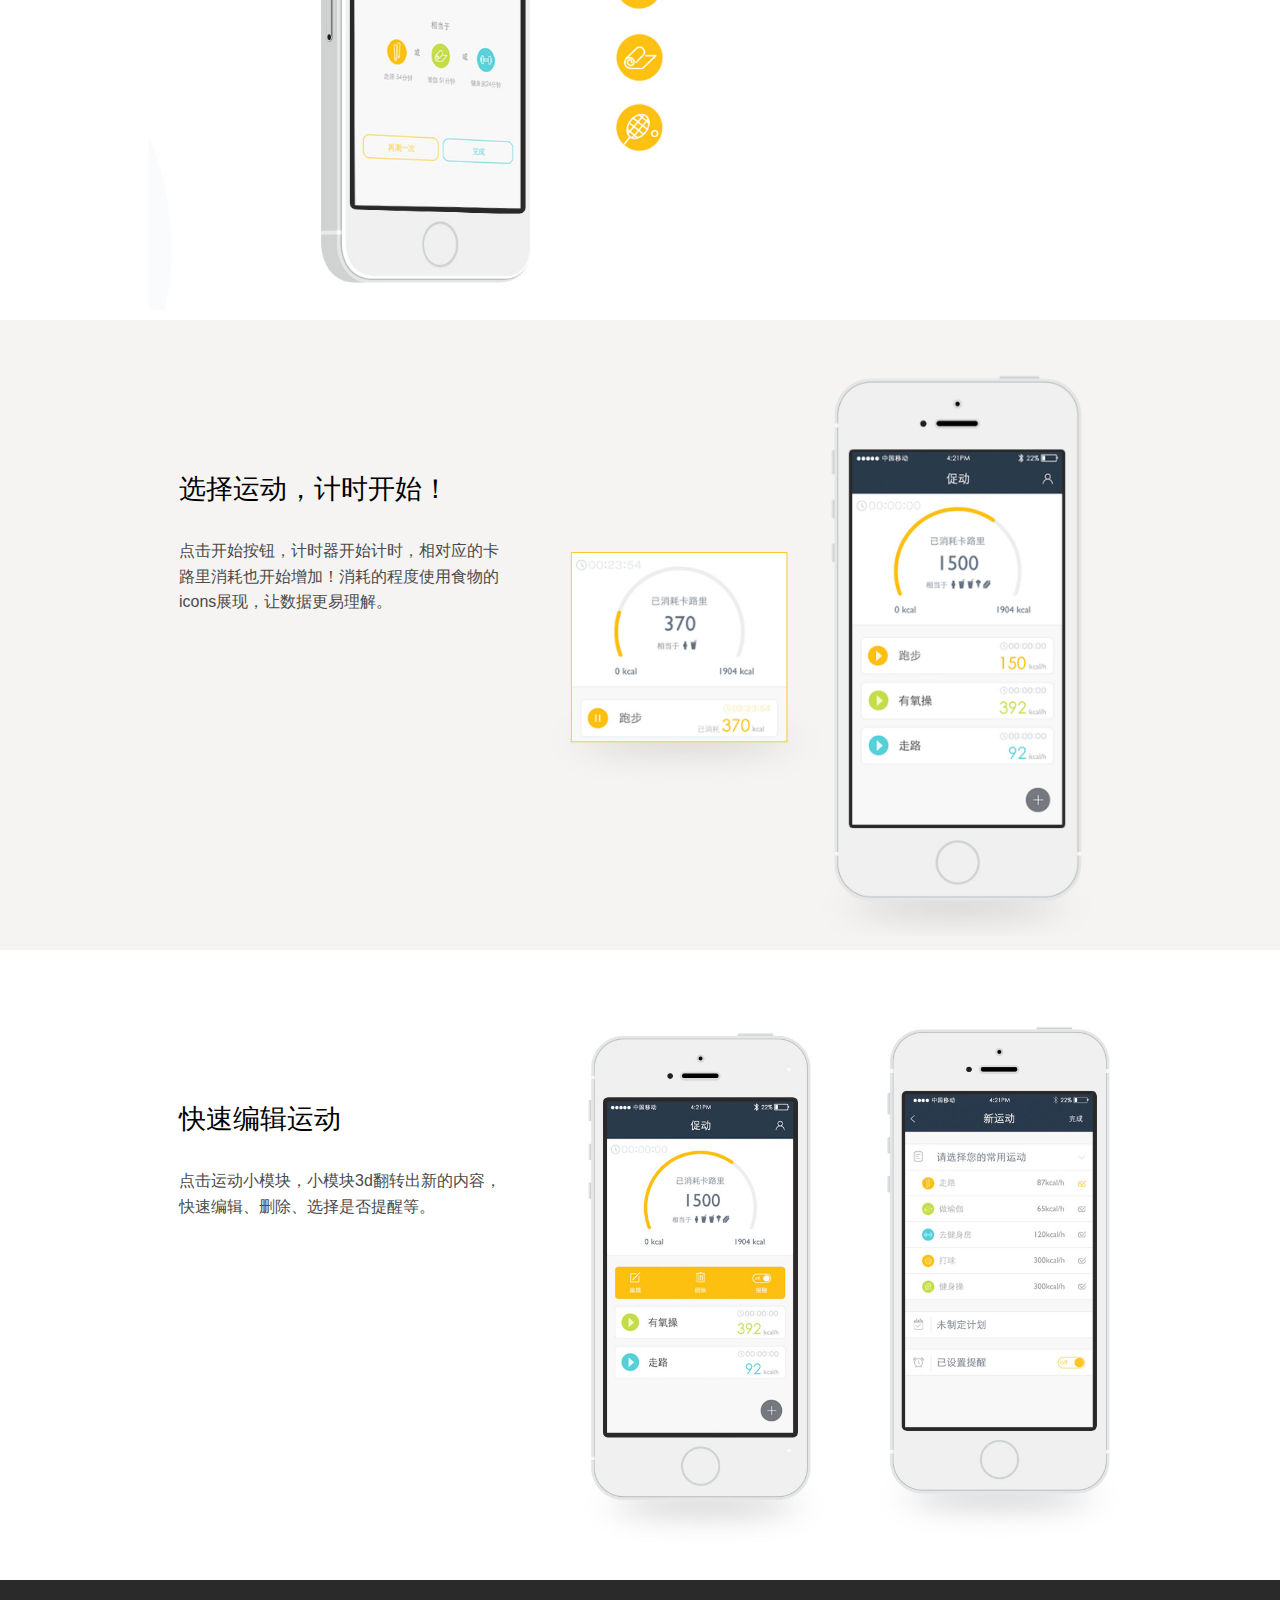
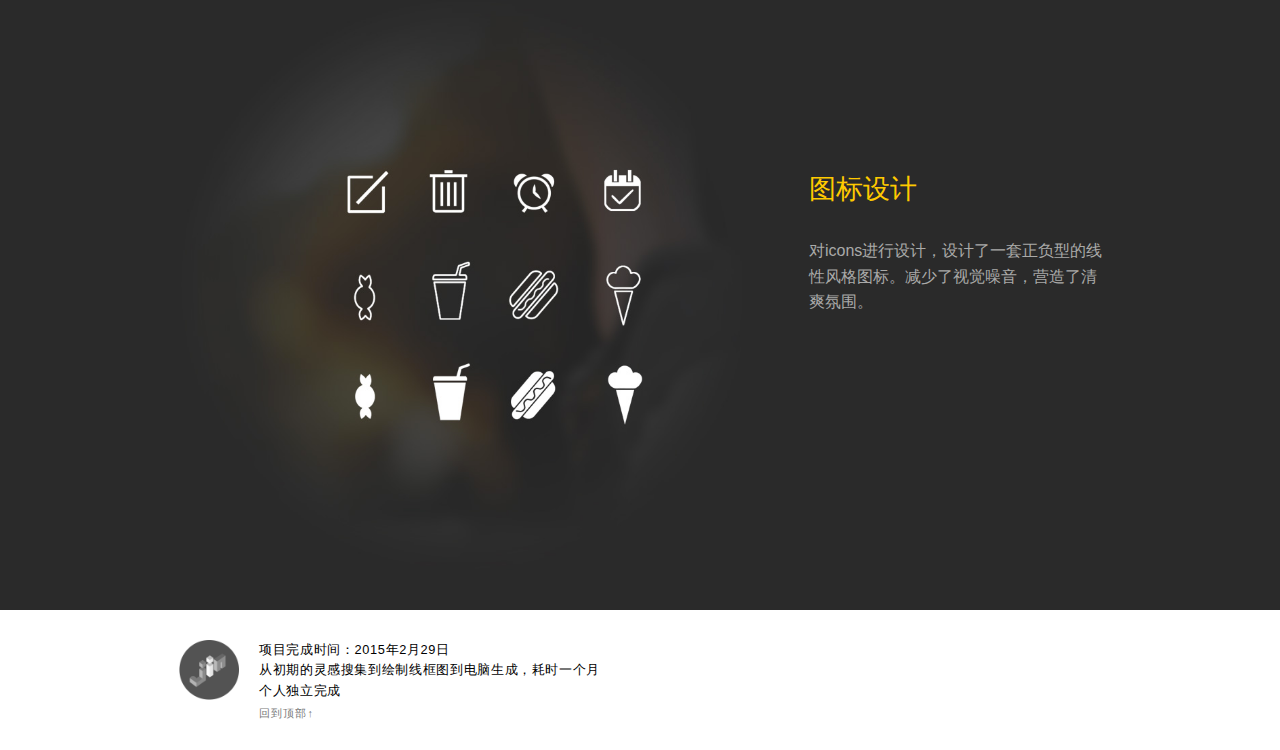
<file: moving.html>
<!DOCTYPE html>
<html class="skrollr skrollr-desktop"><head>
<meta http-equiv="Content-Type" content="text/html; charset=UTF-8">
<title>减肥mm的利器——促动</title>
<link type="text/css" rel="stylesheet" href="./css/detail_moving.css">

<script src="./js/jquery-1.10.2.min.js"></script>
<link href="./css/fotorama.css" rel="stylesheet">
<script type="text/javascript" src="./js/fotorama.js"></script><style type="text/css"></style>
<style>
  .hide{
    display:none;
  }
  .showprocess{
    cursor:pointer;
  }
  .showprocess:hover{
    opacity:0.7;	
  }  
</style>

</head>

<body style="height: 7440px;">    
  <!-- ************  Top  ************** -->  
  <div class="pagetop">
    <div id="topimg">
      <img src="./img_moving/maintitle.png" width="300px" style="top:130px;margin-left:110px; float:left; position:absolute">
      <p class="subtitle"> 
        一款为微胖人群量身定制运动计划、并且可以记录运动时间以及消耗能量的健康类应用.
      </p>
      <img class="titleimage" src="./img_moving/pagetop.jpg" height="500px">
    </div>
  </div>

  <!-- ************  MAinbody  ************** -->
  <div id="mainbody">

   <div class="horizontal500">
    <div id="probelmstatement">
      <h1 class="title1 center">“好想减肥,但是总是坚持不下来,有人可以一直督促我就好了.”</h1>
      <p class="content1 center">
      一个微胖界的朋友对我说：“每次减肥都是一场孤独的旅行.每次开始减肥,前几天能保持,但是过了几天,我就开始拖延,给自己找借口,所以虽然一直喊着减肥,但也瘦不下来.”
      通过对周围肥胖的人进行一番小调查,我发现这不是一个人的痛点,大家多少都有同样的拖延症,拖延症成了肥胖最大的阻碍.
    </p>
    </div>
  </div>

 <div class="horizontal630">
    <div id="taskflow">
     <img src="./img_moving/taskflow.jpg" width="840px" alt="preview book content">
   </div>
 </div>

 <div class="horizontal630 grey">
   <h1 class="title_left">设计来源</h1>
   <p class="content_left">
经过调研之后，我了解到肥胖的主要原因有两点：其一，在于心态上的懈怠，也就是“懒”；其二，周边环境的客观影响。
客观因素难以被改变，因此我选择从解决心态上的“懒”这一点出发。
<br>
代办事项类的效率应用给了我启发，制定任务，实时提醒，完成后打卡，增强成就感。使用代办事项，让整个项目或事情更容易坚持。
有了一个初步方案：将运动健身/减肥等一系列行为和效率类应用进行一个结合。
健康类的app:"促动"（促进运动的意思）诞生了。
   </p>
   <div id="storyboard">
     <img src="./img_moving/story.jpg" width="668px" alt="preview book content">
   </div>
 </div>

<div class="horizontal630 black">
  <h1 class="title_right yellow">身体数据搜集，推荐适合运动</h1>
  <p style="color:#a9a9a8"class="content_right">使用生动的设计元素，有趣的交互动效，吸引用户主动填写。这种私人订制的感觉，真酷！</p><p>
</p><div id="twophones">
<img src="./img_moving/bookdetail.jpg" height="600px" alt="preview book content">
</div>
</div>

<div class="horizontal630">
  <h1 class="title_right">数据分析结果</h1>
  <p class="content_right">完成每天推荐运动量，减肥瘦身不是梦，身体肯定棒！</p><p>
</p><div id="twophones">
<img src="./img_moving/data.jpg" height="600px" alt="preview book content">
</div>
</div>

 <div class="horizontal630 grey">
   <h1 class="title_left">选择运动，计时开始！</h1>
   <p class="content_left">点击开始按钮，计时器开始计时，相对应的卡路里消耗也开始增加！消耗的程度使用食物的icons展现，让数据更易理解。
    <br>
   </p>
   <div id="storyboard">
     <img src="./img_moving/show.jpg" width="668px" alt="preview book content">
   </div>
 </div>

<div class="horizontal630">
  <h1 class="title_left">快速编辑运动</h1>
  <p class="content_left">点击运动小模块，小模块3d翻转出新的内容，快速编辑、删除、选择是否提醒等。</p><p>
</p><div id="largepicture">        
<img src="./img_moving//unlock.jpg" height="630px" alt="preview book content">
</div>
</div>

<div class="horizontal630 black">
  <h1 class="title_right yellow">图标设计</h1>
  <p style="color:#a9a9a8" class="content_right">对icons进行设计，设计了一套正负型的线性风格图标。减少了视觉噪音，营造了清爽氛围。</p><p>
</p><div id="twophones">
<img src="./img_moving/icon.jpg" height="600px" alt="preview book content">
</div>
</div>

<!-- ************  Footer  ************** -->     
<footer class="colophon">
  <figure id="backhome" width="60" height="60">
   <a href="http://judyzhangxin.com">
     <img src="./img_moving/backtop.png" width="60">
   </a><a>
 </a></figure><a> 
 <p class="colophon_text">项目完成时间：2015年2月29日<br>从初期的灵感搜集到绘制线框图到电脑生成，耗时一个月<br>个人独立完成</p><p>
</p><p id="backtotop" class="scrollup">回到顶部↑</p>
</a></footer><a>     
</a></div><a> <!-- close mainbody -->

<!-- ************  BackgroundColor  ************** -->
<div id="fixbackground1" class="horizontal500"></div>
<div id="fixbackground2" class="horizontal630 grey"></div>
<div id="fixbackground3" class="horizontal630 black"></div>
<div id="fixbackground4" class="horizontal630 grey"></div>
<div id="fixbackground5" class="horizontal630 black"></div>
<!-- ************  js  ************** -->
<script type="text/javascript" src="./js/skrollr.min.js"></script>
<script type="text/javascript">
	var s = skrollr.init();
</script>
<script>
  $(document).ready(function () {
    $('.scrollup').click(function () {
      $("html, body").animate({
        scrollTop: 0
      }, 1000);
      return false;
    });
  });
</script>
<script>
  $(document).ready(function() {
    $('.showprocess').click(function() {
      $('.toggle').slideToggle("slow");
    });
  });
</script>

</a></body></html>
</file>
<file: css/fotorama.css>
/*!
 * Fotorama 4.4.9 | http://fotorama.io/license/
 */
.fotorama__stage__shaft,.fotorama__stage__frame,.fotorama__html,.fotorama__video iframe{position:absolute;width:100%;height:100%;top:0;right:0;left:0;bottom:0}.fotorama--fullscreen,.fotorama__img{max-width:99999px!important;max-height:99999px!important;min-width:0!important;min-height:0!important;border-radius:0!important;box-shadow:none!important;padding:0!important}.fotorama__wrap .fotorama__grab{cursor:move;cursor:-webkit-grab;cursor:-moz-grab;cursor:-o-grab;cursor:-ms-grab;cursor:grab}.fotorama__grabbing *{cursor:move;cursor:-webkit-grabbing;cursor:-moz-grabbing;cursor:-o-grabbing;cursor:-ms-grabbing;cursor:grabbing}.fotorama__img,.fotorama__spinner{position:absolute!important;top:50%!important;left:50%!important}.fotorama__img{margin:-50% 0 0 -50%;width:100%;height:100%}.fotorama__wrap--css3 .fotorama__stage__shaft,.fotorama__wrap--css3 .fotorama__nav__shaft,.fotorama__wrap--css3 .fotorama__thumb-border,.fotorama__wrap--css3 .fotorama__arr,.fotorama__wrap--css3 .fotorama__fullscreen-icon,.fotorama__wrap--css3 .fotorama__video-play,.fotorama__wrap--css3 .fotorama__video-close{-webkit-transform:translate3d(0,0,0);-ms-transform:translate3d(0,0,0);transform:translate3d(0,0,0)}.fotorama__wrap--css3 .fotorama__spinner,.fotorama__wrap--css3 .fotorama__stage,.fotorama__wrap--css3 .fotorama__nav,.fotorama__wrap--css3 .fotorama__stage__frame,.fotorama__wrap--css3 .fotorama__stage .fotorama__img,.fotorama__wrap--css3 .fotorama__html,.fotorama__wrap--css3 .fotorama__caption,.fotorama__stage:before,.fotorama__stage:after,.fotorama__nav:before,.fotorama__nav:after{-webkit-transform:translateZ(0);-ms-transform:translateZ(0);transform:translateZ(0)}.fotorama__wrap--video .fotorama__stage__shaft,.fotorama__wrap--video .fotorama__stage,.fotorama__wrap--video .fotorama__stage__frame--video,.fotorama__wrap--video .fotorama__stage__frame--video .fotorama__img,.fotorama__wrap--video .fotorama__stage__frame--video .fotorama__html,.fotorama__wrap--video .fotorama__stage__frame--video .fotorama__caption{-webkit-transform:none!important;-ms-transform:none!important;transform:none!important}.fotorama__wrap--css3 .fotorama__stage__shaft,.fotorama__wrap--css3 .fotorama__nav__shaft,.fotorama__wrap--css3 .fotorama__thumb-border{-webkit-transition-property:-webkit-transform;transition-property:transform;-webkit-transition-timing-function:cubic-bezier(0.1,0,.25,1);transition-timing-function:cubic-bezier(0.1,0,.25,1);-webkit-transition-duration:0ms;transition-duration:0ms}.fotorama__wrap,.fotorama__no-select,.fotorama__arr,.fotorama__fullscreen-icon,.fotorama__video-play,.fotorama__video-close{-webkit-user-select:none;-moz-user-select:none;-ms-user-select:none;user-select:none}.fotorama__select{-webkit-user-select:text;-moz-user-select:text;-ms-user-select:text;user-select:text}.fotorama__nav,.fotorama__nav__frame{margin:0;padding:0}.fotorama__nav__shaft,.fotorama__nav__frame,.fotorama__caption__wrap{display:-moz-inline-box;-moz-box-orient:vertical;display:inline-block;vertical-align:middle;*display:inline;*zoom:1}.fotorama__wrap *{-moz-box-sizing:content-box;box-sizing:content-box}.fotorama__caption__wrap{-moz-box-sizing:border-box;box-sizing:border-box}.fotorama--hidden,.fotorama__load{position:absolute;left:-99999px;top:-99999px;z-index:-1}.fotorama__stage__shaft,.fotorama__stage__frame,.fotorama__nav,.fotorama__nav__shaft,.fotorama__nav__frame,.fotorama__arr,.fotorama__fullscreen-icon,.fotorama__video-play,.fotorama__video-close{-webkit-tap-highlight-color:rgba(0,0,0,0)}.fotorama__arr,.fotorama__fullscreen-icon,.fotorama__video-play,.fotorama__video-close{background:url(fotorama.png) no-repeat}@media (-webkit-min-device-pixel-ratio:1.5),(min-resolution:144dpi){.fotorama__arr,.fotorama__fullscreen-icon,.fotorama__video-play,.fotorama__video-close{background:url(fotorama@2x.png) no-repeat;background-size:96px 160px}}.fotorama__thumb{background-color:#7f7f7f;background-color:rgba(127,127,127,.2)}.fotorama{min-width:1px;overflow:hidden}.fotorama>.fotorama__wrap{visibility:visible}.fotorama--hidden-before-ready>*{visibility:hidden}.fullscreen{width:100%!important;height:100%!important;max-width:100%!important;max-height:100%!important;margin:0!important;padding:0!important;overflow:hidden!important;background:#000}.fotorama--fullscreen{position:absolute!important;top:0!important;left:0!important;right:0!important;bottom:0!important;float:none!important;z-index:2147483647!important;background:#000;width:100%!important;height:100%!important;margin:0!important}.fotorama--fullscreen .fotorama__stage,.fotorama--fullscreen .fotorama__nav{background:#000}.fotorama__wrap{-webkit-text-size-adjust:100%;position:relative;direction:ltr}.fotorama__wrap--rtl .fotorama__stage__frame{direction:rtl}.fotorama__stage,.fotorama__nav{overflow:hidden;position:relative;max-width:100%}.fotorama__wrap--pan-y{-ms-touch-action:pan-y}.fotorama__wrap .fotorama__pointer{cursor:pointer}.fotorama__wrap--slide .fotorama__stage__frame{opacity:1!important}.fotorama__stage__frame{overflow:hidden}.fotorama__stage__frame.fotorama__active{z-index:8}.fotorama__wrap--fade .fotorama__stage__frame{display:none}.fotorama__wrap--fade .fotorama__stage__frame.fotorama__active,.fotorama__wrap--fade .fotorama__fade-front,.fotorama__wrap--fade .fotorama__fade-rear{display:block;left:0;top:0}.fotorama__wrap--fade .fotorama__fade-front{z-index:8}.fotorama__wrap--fade .fotorama__fade-rear{z-index:7}.fotorama__wrap--fade .fotorama__fade-rear.fotorama__active{z-index:9}.fotorama__wrap--fade .fotorama__stage .fotorama__shadow{display:none}.fotorama__img{-ms-filter:"alpha(Opacity=0)";filter:alpha(opacity=0);opacity:0;border:0!important}.fotorama__loaded .fotorama__img,.fotorama__error .fotorama__img{-ms-filter:"alpha(Opacity=100)";filter:alpha(opacity=100);opacity:1}.fotorama__img--full{display:none}.fotorama--fullscreen .fotorama__loaded--full .fotorama__img{display:none}.fotorama--fullscreen .fotorama__loaded--full .fotorama__img--full{display:block}.fotorama__wrap--only-active .fotorama__stage,.fotorama__wrap--only-active .fotorama__nav{max-width:99999px!important}.fotorama__wrap--only-active .fotorama__stage__frame{visibility:hidden}.fotorama__wrap--only-active .fotorama__stage__frame.fotorama__active{visibility:visible}.fotorama__nav{font-size:0;line-height:0;text-align:center;display:none;white-space:nowrap;z-index:5}.fotorama__nav__shaft{position:relative;left:0;top:0;text-align:left}.fotorama__nav__frame{position:relative;cursor:pointer}.fotorama__nav--dots{display:block}.fotorama__nav--dots .fotorama__nav__frame{width:18px;height:30px}.fotorama__nav--dots .fotorama__nav__frame--thumb,.fotorama__nav--dots .fotorama__thumb-border{display:none}.fotorama__nav--thumbs{display:block}.fotorama__nav--thumbs .fotorama__nav__frame{padding-left:0!important}.fotorama__nav--thumbs .fotorama__nav__frame:last-child{padding-right:0!important}.fotorama__nav--thumbs .fotorama__nav__frame--dot{display:none}.fotorama__dot{display:block;width:4px;height:4px;position:relative;top:12px;left:6px;border-radius:6px;border:1px solid}.fotorama__nav__frame.fotorama__active{pointer-events:none;cursor:default}.fotorama__nav__frame.fotorama__active .fotorama__dot{width:6px;height:6px;border:0}.fotorama__dot{border-color:#7f7f7f}.fotorama__active .fotorama__dot{background-color:#7f7f7f}.fotorama__thumb{overflow:hidden;position:relative;width:100%;height:100%}.fotorama__thumb-border{position:absolute;z-index:9;top:0;left:0;border-style:solid;border-color:#00afea;background-image:-webkit-linear-gradient(top left,rgba(255,255,255,.25),rgba(64,64,64,.1));background-image:linear-gradient(to bottom right,rgba(255,255,255,.25),rgba(64,64,64,.1))}.fotorama__caption{position:absolute;z-index:12;bottom:0;left:0;right:0;font-family:'Helvetica Neue',Arial,sans-serif;font-size:14px;line-height:1.5;color:#000}.fotorama__caption a{text-decoration:none;color:#000;border-bottom:1px solid;border-color:rgba(0,0,0,.5)}.fotorama__caption a:hover{color:#333;border-color:rgba(51,51,51,.5)}.fotorama__wrap--rtl .fotorama__caption{left:auto;right:0}.fotorama__caption__wrap{background-color:#fff;background-color:rgba(255,255,255,.9);padding:5px 10px}@-webkit-keyframes spinner{0%{-webkit-transform:rotate(0);transform:rotate(0)}100%{-webkit-transform:rotate(360deg);transform:rotate(360deg)}}@keyframes spinner{0%{-webkit-transform:rotate(0);-ms-transform:rotate(0);transform:rotate(0)}100%{-webkit-transform:rotate(360deg);-ms-transform:rotate(360deg);transform:rotate(360deg)}}.fotorama__wrap--css3 .fotorama__spinner{-webkit-animation:spinner 24s infinite linear;animation:spinner 24s infinite linear}.fotorama__wrap--css3 .fotorama__stage .fotorama__img,.fotorama__wrap--css3 .fotorama__html,.fotorama__wrap--css3 .fotorama__caption{-webkit-transition-property:opacity;transition-property:opacity;-webkit-transition-timing-function:linear;transition-timing-function:linear;-webkit-transition-duration:.3s;transition-duration:.3s}.fotorama__wrap--video .fotorama__stage__frame--video .fotorama__img,.fotorama__wrap--video .fotorama__stage__frame--video .fotorama__html,.fotorama__wrap--video .fotorama__stage__frame--video .fotorama__caption{-ms-filter:"alpha(Opacity=0)";filter:alpha(opacity=0);opacity:0}.fotorama__select{cursor:auto}.fotorama__video{top:32px;right:0;bottom:0;left:0;position:absolute;z-index:10}@-moz-document url-prefix(){.fotorama__active{box-shadow:0 0 0 transparent}}.fotorama__arr,.fotorama__fullscreen-icon,.fotorama__video-play,.fotorama__video-close{display:block;position:absolute;z-index:11;cursor:pointer}.fotorama__arr{position:absolute;width:32px;height:32px;top:50%;margin-top:-16px}.fotorama__arr--prev{left:0;background-position:0 0}.fotorama__arr--next{right:0;background-position:-32px 0}.fotorama__arr--disabled{pointer-events:none;cursor:default;*display:none;opacity:.1}.fotorama__fullscreen-icon{width:32px;height:32px;top:0;right:0;background-position:0 -32px;z-index:20}.fotorama--fullscreen .fotorama__fullscreen-icon{background-position:-32px -32px}.fotorama__video-play{width:96px;height:96px;left:50%;top:50%;margin-left:-48px;margin-top:-48px;background-position:0 -64px;display:none}.fotorama__wrap--css3 .fotorama__video-play{display:block;opacity:0}.fotorama__loaded .fotorama__video-play,.fotorama__error .fotorama__video-play{display:block;opacity:1}.fotorama__nav__frame .fotorama__video-play{width:32px;height:32px;margin-left:-16px;margin-top:-16px;background-position:-64px -32px;opacity:1!important;display:block!important}.fotorama__video-close{width:32px;height:32px;top:0;right:0;display:none;background-position:-64px 0;z-index:20}.fotorama__wrap--no-controls .fotorama__arr,.fotorama__wrap--no-controls .fotorama__fullscreen-icon,.fotorama__wrap--video .fotorama__arr,.fotorama__wrap--video .fotorama__fullscreen-icon{display:none;opacity:0}.fotorama__wrap--css3.fotorama__wrap--slide.fotorama__wrap--no-controls .fotorama__fullscreen-icon,.fotorama__wrap--css3.fotorama__wrap--video .fotorama__fullscreen-icon{display:block;-webkit-transform:translate3d(32px,-32px,0);-ms-transform:translate3d(32px,-32px,0);transform:translate3d(32px,-32px,0)}.fotorama__wrap--css3.fotorama__wrap--slide.fotorama__wrap--no-controls .fotorama__arr--prev,.fotorama__wrap--css3.fotorama__wrap--video .fotorama__arr--prev{display:block;-webkit-transform:translate3d(-48px,0,0);-ms-transform:translate3d(-48px,0,0);transform:translate3d(-48px,0,0)}.fotorama__wrap--css3.fotorama__wrap--slide.fotorama__wrap--no-controls .fotorama__arr--next,.fotorama__wrap--css3.fotorama__wrap--video .fotorama__arr--next{display:block;-webkit-transform:translate3d(48px,0,0);-ms-transform:translate3d(48px,0,0);transform:translate3d(48px,0,0)}.fotorama__wrap--video .fotorama__stage .fotorama__video-play{display:none}.fotorama__wrap--video .fotorama__video-close{display:block}.fotorama__wrap--css3 .fotorama__video-close{display:block;opacity:0;-webkit-transform:translate3d(32px,-32px,0);-ms-transform:translate3d(32px,-32px,0);transform:translate3d(32px,-32px,0)}.fotorama__wrap--css3.fotorama__wrap--video .fotorama__stage .fotorama__video-play{display:block;opacity:0;z-index:-1}.fotorama__wrap--css3.fotorama__wrap--video .fotorama__video-close{opacity:1;-webkit-transform:translate3d(0,0,0);-ms-transform:translate3d(0,0,0);transform:translate3d(0,0,0)}.fotorama__wrap--css3 .fotorama__arr,.fotorama__wrap--css3 .fotorama__fullscreen-icon,.fotorama__wrap--css3 .fotorama__video-play,.fotorama__wrap--css3 .fotorama__video-close{-webkit-transition-property:-webkit-transform,opacity;transition-property:transform,opacity;-webkit-transition-duration:.3s;transition-duration:.3s}.fotorama__stage:before,.fotorama__stage:after,.fotorama__nav:before,.fotorama__nav:after{content:"";display:block;position:absolute;text-decoration:none;top:0;bottom:0;width:10px;height:auto;z-index:10;pointer-events:none;background-repeat:no-repeat;background-size:1px 100%,5px 100%}.fotorama__stage:before,.fotorama__nav:before{background-image:-webkit-linear-gradient(transparent,rgba(0,0,0,.2) 25%,rgba(0,0,0,.3) 75%,transparent),-webkit-radial-gradient(0 50%,farthest-side,rgba(0,0,0,.4),transparent);background-image:linear-gradient(transparent,rgba(0,0,0,.2) 25%,rgba(0,0,0,.3) 75%,transparent),radial-gradient(farthest-side at 0 50%,rgba(0,0,0,.4),transparent);background-position:0 0,0 0;left:-10px}.fotorama__stage.fotorama__shadows--left:before,.fotorama__nav.fotorama__shadows--left:before{left:0}.fotorama__stage:after,.fotorama__nav:after{background-image:-webkit-linear-gradient(transparent,rgba(0,0,0,.2) 25%,rgba(0,0,0,.3) 75%,transparent),-webkit-radial-gradient(100% 50%,farthest-side,rgba(0,0,0,.4),transparent);background-image:linear-gradient(transparent,rgba(0,0,0,.2) 25%,rgba(0,0,0,.3) 75%,transparent),radial-gradient(farthest-side at 100% 50%,rgba(0,0,0,.4),transparent);background-position:100% 0,100% 0;right:-10px}.fotorama__stage.fotorama__shadows--right:after,.fotorama__nav.fotorama__shadows--right:after{right:0}.fotorama--fullscreen .fotorama__stage:before,.fotorama--fullscreen .fotorama__stage:after,.fotorama--fullscreen .fotorama__nav:before,.fotorama--fullscreen .fotorama__nav:after,.fotorama__wrap--no-shadows .fotorama__stage:before,.fotorama__wrap--no-shadows .fotorama__stage:after,.fotorama__wrap--no-shadows .fotorama__nav:before,.fotorama__wrap--no-shadows .fotorama__nav:after,.fotorama__wrap--fade .fotorama__stage:before,.fotorama__wrap--fade .fotorama__stage:after{display:none}
</file>
<file: css/detail_bing_celebrity.css>
@charset "UTF-8";
/* CSS Document */

@import 'reset.css';

.maintitle{
font-size: 3em;
color:#ffffff;
top:140px;
left:120px;
position: absolute;	
font-weight: 600; 
font-family: 'Roboto Slab', serif;
letter-spacing:1px;
}
.subtitle{
font-size: 1.2em;
font-weight: 200;
color:#ffffff;
top:220px;
left:120px;
width: 350px;
position: absolute;	
font-family: 'Open Sans', sans-serif;
line-height: 160%;
text-decoration: none;
}
#mainbody{
width:982px; 
padding: 0px;
position: relative;
margin: auto;
z-index: 3;
}

.pagetop{
width: 100%;
height: 500px;
background-color: #a6acbc;	
margin: 0 0;
}

#topimg{
width: 1156px;
padding: 0px;
position: relative;
margin: auto;
}
.titleimage{
margin-left:40px;	
}
.horizontal500{
width:100%;
height:500px;
padding:0px;
margin:0px;
background-color: #f5f4f3;
}

.horizontal630{
width:100%;
height:630px;
padding:0px;
margin:0px;
}
.grey{
background-color: #f5f4f3;	
}

#taskflow{
position: absolute;
right:50px;
margin-top:70px;
z-index: 2;	
}

#storyboard{
position: absolute;
right:-120px;
margin-top:0px;
z-index: 2;	
}

#storyboard1{
position: absolute;
right:0px;
margin-top:0px;
z-index: 2;	
}

#storyboard2{
position: absolute;
right:-120px;
margin-top:0px;
z-index: 2;	
}
#moving{
/* margin-top:260px; */
height: 100px;
z-index: 5;
}

#static{
position: absolute;
margin-top:280px;
margin-left:50px;
height: 100px;
}

.box1{
margin-left: 50px;
height: 180px;
width: 200px;
height: 140px;
position: relative;
display: inline-block;
z-index: 5;
}

.box{
margin-left: 150px;
height: 180px;
width: 200px;
height: 180px;
position: relative;
display: inline-block;
z-index: 5;
}

.box2{
margin-left: 58px;
height: 180px;
width: 160px;
height: 180px;
position: relative;
display: inline-block;
z-index: 5;
}

.box3{
margin-left: 186px;
height: 180px;
width: 160px;
height: 180px;
position: relative;
display: inline-block;
z-index: 5;
}

#largepicture{
margin-top: 0px;
position: absolute;
right:-120px;
}

#twophones{
position: absolute;
margin-top:0px;
left:-50px;
z-index: 2;	
}

.myVideo{
position: absolute; 
padding:0px;
margin-top:20px;
right:0px;
}

#fixbackground1{
top:500px;
position: absolute;
z-index: 0;
border-color:#000;
border-width:2px;
}

#fixbackground2{
top:1630px;
position: absolute;
z-index: 0;
}

#fixbackground3{
top:2890px;
position: absolute;
z-index: 0;
}

#fixbackground4{
top:4150px;
position: absolute;
z-index: 0;
}
#fixbackground5{
top:5410px;
position: absolute;
z-index: 0;
}
#fixbackground6{
top:6540px;
position: absolute;
z-index: 0;
}
#fixbackground7{
top:7800px;
position: absolute;
z-index: 0;
}
h1{
font-size: 1.7em;
font-family: 'Open Sans', sans-serif;
line-height: 140%;
}
.title1{
top:160px;
left:-30px;
position: relative;
}
.title2{
top:60px;
position: relative;
}
.center{
text-align: center;
}
p{
font-size: 1em;
font-family: sans-serif;
}
.content1{

top:200px;
position: relative;
width:760px;	
padding: 0px;
margin: auto;
z-index: 3;
font-family: 'Open Sans', sans-serif;
font-weight: 300;
color: #4a4a4a;
line-height:160%;

}
.content2{
top:200px;
left:-30px;
width:200px;	
padding: 0px;
position: relative;
float: left;
/* margin: auto; */
z-index: 3;
font-family: 'Open Sans', sans-serif;
font-weight: 300;
color: #4a4a4a;
line-height:160%;

}
.content3{
top:70px;
position: relative;
width:760px;	
padding: 0px;
margin: auto;
z-index: 3;
font-family: 'Open Sans', sans-serif;
font-weight: 300;
color: #4a4a4a;
line-height:160%;

}
.content4{
top:150px;
width:250px;	
padding: 0px;
position: relative;
margin-left: 30px;
margin-right: 60px;
float: left;
text-align: center; 
z-index: 3;
font-family: 'Open Sans', sans-serif;
font-weight: 300;
color: #4a4a4a;
line-height:160%;

}
.content5{
top:150px;
width:250px;	
padding: 0px;
position: relative;
margin-left: 30px;
float: left;
text-align: center; 
z-index: 3;
font-family: 'Open Sans', sans-serif;
font-weight: 300;
color: #4a4a4a;
line-height:160%;

}
.smalllink{
position: relative;
top:64px;
font-size: 1em;
color: #df341d;
font-family: 'Open Sans', sans-serif;
font-weight: 400;
}
.threecolunm{
width:100%;
display: inline-block;
}
.threecolunm2{
margin-top: 300px;
width:100%;
display: inline-block;
}
.title_left{
width: 600px;
top:190px;
position: relative;
float: left;
padding-left: 30px;
z-index: 3;
}
.content_left{
top:220px;
width:450px;	
padding-left: 30px;
position: relative;
float: left;
z-index: 3;
font-family: 'Open Sans', sans-serif;
font-weight: 300;
color: #4a4a4a;
line-height:160%;

}
.title_right{
width: 300px;
top:190px;
position: relative;
float: left;
padding-left: 750px;
z-index: 3;
}
.content_right{
top:220px;
width:300px;	
padding-left: 750px;
position: relative;
float: left;
z-index: 3;
font-family: 'Open Sans', sans-serif;
font-weight: 300;
color: #4a4a4a;
line-height:160%;

}
.colophon{
width:100%;
height:140px;
padding:0px;
margin:0px;
}
.colophon_text{
top:30px;
width:750px;	
padding-left: 20px;
position: relative;
float: left;
z-index: 3;
font-size: 0.8em;
font-family: 'Open Sans', sans-serif;
font-weight: 300;
color: #000;
line-height:160%;
letter-spacing: 0.05em;
/*  */

}
#backtotop{
top:34px;
width:800px;	
padding-left: 20px;
position: relative;
float: left;
z-index: 3;
font-size: 0.7em;
font-weight: 300;
color: #000;
line-height:160%;	
font-family: 'Open Sans', sans-serif;
color: #4f4640;
text-transform: uppercase;
letter-spacing: 0.1em;
vertical-align: text-top;
color: #7b7b7b;
}
#backtotop:hover{
opacity: 0.8;
cursor: pointer;
}

#navigation{
background-color: #f5f4f3;
position:absolute;
top:0px;
left:0px;
height: 50px;
width: 100%;
z-index: 200;
}
#backhome{
width: 60px;
height: 60px;
margin-top: 30px;
margin-left: 30px;
float: left;
}
#backhome:hover{
opacity: 0.8;
cursor: pointer;
}

.task:link {text-decoration: none; color:#da3115;}    /* unvisited link */
.task:visited {color:#ec5d45;} /* visited link */
.task:hover {color:#ec5d45;}   /* mouse over link */
.task:active {color:#ec5d45;}  /* selected link */
</file>
<file: css/detail_bing_weather.css>
@charset "UTF-8";
/* CSS Document */

@import 'reset.css';

.maintitle{
font-size: 3em;
color:#ffffff;
top:140px;
left:120px;
position: absolute;	
font-weight: 600; 
font-family: 'Open Sans', sans-serif;
letter-spacing:1px;
}
.subtitle{
font-size: 1.2em;
font-weight: 200;
color:#ffffff;
top:220px;
left:120px;
width: 350px;
position: absolute;	
font-family: 'Open Sans', sans-serif;
line-height: 160%;
text-decoration: none;
}
#mainbody{
width:982px; 
padding: 0px;
position: relative;
margin: auto;
z-index: 3;
}

.pagetop{
width: 100%;
height: 500px;
background-color: #384261;	
margin: 0 0;
}

#topimg{
width: 1156px;
padding: 0px;
position: relative;
margin: auto;
}
.titleimage{
margin-left:40px;	
}
.horizontal500{
width:100%;
height:500px;
padding:0px;
margin:0px;
background-color: #f5f4f3;
}
.horizontal150{
width:100%;
height:150px;
padding:0px;
margin:0px;
background-color: #f5f4f3;
}

.horizontal490{
width:100%;
height:500px;
padding:0px;
margin:0px;
background-color: #fff;
}

.horizontal630{
width:100%;
height:630px;
padding:0px;
margin:0px;
}
.grey{
background-color: #f5f4f3;	
}

#taskflow{
position: absolute;
right:50px;
margin-top:70px;
z-index: 2;	
}

#storyboard{
position: absolute;
right:0px;
margin-top:0px;
z-index: 2;	
}

#moving{
/* margin-top:260px; */
height: 100px;
z-index: 5;
}

#static{
position: absolute;
margin-top:280px;
margin-left:50px;
height: 100px;
}

.box1{
margin-left: 50px;
height: 180px;
width: 200px;
height: 140px;
position: relative;
display: inline-block;
z-index: 5;
}

.box{
margin-left: 150px;
height: 180px;
width: 200px;
height: 180px;
position: relative;
display: inline-block;
z-index: 5;
}

.box2{
margin-left: 58px;
height: 180px;
width: 160px;
height: 180px;
position: relative;
display: inline-block;
z-index: 5;
}

.box3{
margin-left: 186px;
height: 180px;
width: 160px;
height: 180px;
position: relative;
display: inline-block;
z-index: 5;
}

#largepicture{
position: absolute;
right:0px;
}

#twophones{
position: absolute;
margin-top:0px;
left:0px;
z-index: 2;	
}

.myVideo{
position: absolute; 
padding:0px;
margin-top:20px;
right:0px;
}

#fixbackground1{
top:500px;
position: absolute;
z-index: 0;
border-color:#000;
border-width:2px;
}

#fixbackground2{
top:1630px;
position: absolute;
z-index: 0;
}

#fixbackground3{
top:2890px;
position: absolute;
z-index: 0;
}

#fixbackground4{
top:4020px;
position: absolute;
z-index: 0;
}
#fixbackground5{
top:5260px;
position: absolute;
z-index: 0;
}
h1{
font-size: 1.7em;
font-family: 'Open Sans', sans-serif;
line-height: 140%;
}
.title1{
top:160px;
position: relative;
}
.title2{
top:60px;
position: relative;
}
.center{
text-align: center;
}
p{
font-size: 1em;
font-family: sans-serif;
}
.content1{
top:200px;
position: relative;
width:760px;	
padding: 0px;
margin: auto;
z-index: 3;
font-family: 'Open Sans', sans-serif;
font-weight: 300;
color: #4a4a4a;
line-height:160%;

}
.content2{
top:200px;
width:250px;	
padding: 0px;
position: relative;
float: left;
/* margin: auto; */
z-index: 3;
font-family: 'Open Sans', sans-serif;
font-weight: 300;
color: #4a4a4a;
line-height:160%;

}
.content3{
top:70px;
position: relative;
width:760px;	
padding: 0px;
margin: auto;
z-index: 3;
font-family: 'Open Sans', sans-serif;
font-weight: 300;
color: #4a4a4a;
line-height:160%;

}
.content4{
top:150px;
width:250px;	
padding: 0px;
position: relative;
margin-left: 30px;
margin-right: 60px;
float: left;
text-align: center; 
z-index: 3;
font-family: 'Open Sans', sans-serif;
font-weight: 300;
color: #4a4a4a;
line-height:160%;

}
.content5{
top:150px;
width:250px;	
padding: 0px;
position: relative;
margin-left: 30px;
float: left;
text-align: center; 
z-index: 3;
font-family: 'Open Sans', sans-serif;
font-weight: 300;
color: #4a4a4a;
line-height:160%;

}
.smalllink{
position: relative;
top:64px;
font-size: 1em;
color: #df341d;
font-family: 'Open Sans', sans-serif;
font-weight: 400;
}
.threecolunm{
width:100%;
display: inline-block;
}
.threecolunm2{
margin-top: 300px;
width:100%;
display: inline-block;
}
.title_left{
width: 600px;
top:190px;
position: relative;
float: left;
padding-left: 30px;
z-index: 3;
}
.content_left{
top:220px;
width:330px;	
padding-left: 30px;
position: relative;
float: left;
z-index: 3;
font-family: 'Open Sans', sans-serif;
font-weight: 300;
color: #4a4a4a;
line-height:160%;

}
.title_right{
width: 300px;
top:190px;
position: relative;
float: left;
padding-left: 760px;
z-index: 3;
}
.content_right{
top:220px;
width:300px;	
padding-left: 760px;
position: relative;
float: left;
z-index: 3;
font-family: 'Open Sans', sans-serif;
font-weight: 300;
color: #4a4a4a;
line-height:160%;

}
.colophon{
width:100%;
height:140px;
padding:0px;
margin:0px;
}
.colophon_text{
top:30px;
width:750px;	
padding-left: 20px;
position: relative;
float: left;
z-index: 3;
font-size: 0.8em;
font-family: 'Open Sans', sans-serif;
font-weight: 300;
color: #000;
line-height:160%;
letter-spacing: 0.05em;
/*  */

}
#backtotop{
top:34px;
width:800px;	
padding-left: 20px;
position: relative;
float: left;
z-index: 3;
font-size: 0.7em;
font-weight: 300;
color: #000;
line-height:160%;	
font-family: 'Merriweather', Georgia, "Times New Roman", Times, serif;
color: #4f4640;
text-transform: uppercase;
letter-spacing: 0.1em;
vertical-align: text-top;
color: #7b7b7b;
}
#backtotop:hover{
opacity: 0.8;
cursor: pointer;
}

#navigation{
background-color: #f5f4f3;
position:absolute;
top:0px;
left:0px;
height: 50px;
width: 100%;
z-index: 200;
}
#backhome{
width: 60px;
height: 60px;
margin-top: 30px;
margin-left: 30px;
float: left;
}
#backhome:hover{
opacity: 0.8;
cursor: pointer;
}

.task:link {text-decoration: none; color:#da3115;}    /* unvisited link */
.task:visited {color:#ec5d45;} /* visited link */
.task:hover {color:#ec5d45;}   /* mouse over link */
.task:active {color:#ec5d45;}  /* selected link */
</file>
<file: css/detail_british.css>
@charset "UTF-8";
/* CSS Document */

@import 'reset.css';

.maintitle{
font-size: 3em;
color:#ffffff;
top:140px;
left:120px;
position: absolute;	
font-weight: 600; 
font-family: 'Open Sans', sans-serif;
letter-spacing:1px;
}
.subtitle{
font-size: 1.2em;
color:#ffffff;
top:220px;
left:120px;
width: 400px;
position: absolute;	
font-family: 'Open Sans', sans-serif;
line-height: 160%;
text-decoration: none;
}
#mainbody{
width:982px; 
padding: 0px;
position: relative;
margin: auto;
z-index: 3;
}

.pagetop{
width: 100%;
height: 500px;
background-color: #042552;	
margin: 0 0;
}

#topimg{
width: 1156px;
padding: 0px;
position: relative;
margin: auto;
}
.titleimage{
margin-left:40px;	
}
.horizontal500{
width:100%;
height:500px;
padding:0px;
margin:0px;
background-color: #f5f4f3;
}
.horizontal150{
width:100%;
height:150px;
padding:0px;
margin:0px;
background-color: #f5f4f3;
}
.horizontal630{
width:100%;
height:630px;
padding:0px;
margin:0px;
}
.grey{
background-color: #f5f4f3;	
}

#taskflow{
position: absolute;
right:50px;
margin-top:60px;
z-index: 2;	
}

#storyboard{
position: absolute;
right:0px;
margin-top:40px;
z-index: 2;	
}

#moving{
/* margin-top:260px; */
height: 100px;
z-index: 5;
}

#static{
position: absolute;
margin-top:280px;
margin-left:50px;
height: 100px;
}

.box1{
margin-left: 50px;
height: 180px;
width: 200px;
height: 140px;
position: relative;
display: inline-block;
z-index: 5;
}

.box{
margin-left: 150px;
height: 180px;
width: 200px;
height: 180px;
position: relative;
display: inline-block;
z-index: 5;
}

.box2{
margin-left: 58px;
height: 180px;
width: 160px;
height: 180px;
position: relative;
display: inline-block;
z-index: 5;
}

.box3{
margin-left: 186px;
height: 180px;
width: 160px;
height: 180px;
position: relative;
display: inline-block;
z-index: 5;
}

#largepicture{
position: absolute;
right:0px;
}

#twophones{
position: absolute;
margin-top:40px;
left:0px;
z-index: 2;	
}

.myVideo{
position: absolute; 
padding:0px;
margin-top:20px;
right:0px;
}

#fixbackground1{
top:500px;
position: absolute;
z-index: 0;
border-color:#000;
border-width:2px;
}

#fixbackground2{
top:1630px;
position: absolute;
z-index: 0;
}

#fixbackground3{
top:2890px;
position: absolute;
z-index: 0;
}

#fixbackground4{
top:4150px;
position: absolute;
z-index: 0;
}
#fixbackground5{
top:5410px;
position: absolute;
z-index: 0;
}
#fixbackground6{
top:6670px;
position: absolute;
z-index: 0;
}
h1{
font-size: 1.7em;
font-family: 'Open Sans',Helvetica, Helvetica, sans-serif;
line-height: 140%;
}
.title1{
top:140px;
position: relative;
}
.title2{
top:60px;
position: relative;
}
.center{
text-align: center;
}
p{
font-size: 1em;
font-family: sans-serif;
}
.content1{
top:200px;
position: relative;
width:760px;	
padding: 0px;
margin: auto;
z-index: 3;
font-family: 'Open Sans', sans-serif;
font-weight: 300;
color: #4a4a4a;
line-height:160%;

}
.content2{
top:200px;
width:300px;	
padding: 0px;
position: relative;
float: left;
/* margin: auto; */
z-index: 3;
font-family: 'Open Sans', sans-serif;
font-weight: 300;
color: #4a4a4a;
line-height:160%;

}
.content3{
top:70px;
position: relative;
width:760px;	
padding: 0px;
margin: auto;
z-index: 3;
font-family: 'Open Sans', sans-serif;
font-weight: 300;
color: #4a4a4a;
line-height:160%;

}
.content4{
top:150px;
width:250px;	
padding: 0px;
position: relative;
margin-left: 30px;
margin-right: 60px;
float: left;
text-align: center; 
z-index: 3;
font-family: 'Open Sans', sans-serif;
font-weight: 300;
color: #4a4a4a;
line-height:160%;

}
.content5{
top:150px;
width:250px;	
padding: 0px;
position: relative;
margin-left: 30px;
float: left;
text-align: center; 
z-index: 3;
font-family: 'Open Sans', sans-serif;
font-weight: 300;
color: #4a4a4a;
line-height:160%;

}
.smalllink{
position: relative;
top:64px;
line-height:30px; 
font-size: 1em;
color: #4a4a4a;
font-family: 'Open Sans', sans-serif;
font-weight: 300;
}
.threecolunm{
width:100%;
display: inline-block;
}
.threecolunm2{
margin-top: 300px;
width:100%;
display: inline-block;
}
.title_left{
width: 600px;
top:190px;
position: relative;
float: left;
padding-left: 30px;
z-index: 3;
}
.content_left{
top:220px;
width:380px;	
padding-left: 30px;
position: relative;
float: left;
z-index: 3;
font-family: 'Open Sans', sans-serif;
font-weight: 300;
color: #4a4a4a;
line-height:160%;

}
.title_right{
width: 300px;
top:190px;
position: relative;
float: left;
padding-left: 660px;
z-index: 3;
}
.content_right{
top:220px;
width:300px;	
padding-left: 660px;
position: relative;
float: left;
z-index: 3;
font-family: 'Open Sans', sans-serif;
font-weight: 300;
color: #4a4a4a;
line-height:160%;

}
.colophon{
width:100%;
height:140px;
padding:0px;
margin:0px;
background-color: #f5f4f3;
}
.colophon_text{
top:30px;
width:750px;	
padding-left: 20px;
position: relative;
float: left;
z-index: 3;
font-size: 0.8em;
font-family: 'Open Sans', sans-serif;
font-weight: 300;
color: #000;
line-height:160%;
letter-spacing: 0.05em;
/*  */

}
#backtotop{
top:34px;
width:800px;	
padding-left: 20px;
position: relative;
float: left;
z-index: 3;
font-size: 0.7em;
font-weight: 300;
color: #000;
line-height:160%;	
font-family: 'Merriweather', Georgia, "Times New Roman", Times, serif;
color: #4f4640;
text-transform: uppercase;
letter-spacing: 0.1em;
vertical-align: text-top;
color: #7b7b7b;
}
#backtotop:hover{
opacity: 0.8;
cursor: pointer;
}

#navigation{
background-color: #f5f4f3;
position:absolute;
top:0px;
left:0px;
height: 50px;
width: 100%;
z-index: 200;
}
#backhome{
width: 60px;
height: 60px;
margin-top: 30px;
margin-left: 30px;
float: left;
}
#backhome:hover{
opacity: 0.8;
cursor: pointer;
}

.task:link {text-decoration: none; color:#da3115;}    /* unvisited link */
.task:visited {color:#ec5d45;} /* visited link */
.task:hover {color:#ec5d45;}   /* mouse over link */
.task:active {color:#ec5d45;}  /* selected link */
</file>
<file: css/detail_moving.css>
@charset "UTF-8";
/* CSS Document */

@import 'reset.css';

.maintitle{
font-size: 3em;
color:#ffffff;
top:140px;
left:120px;
position: absolute;	
font-weight: 600; 
font-family: 'Open Sans', sans-serif;
letter-spacing:1px;
}
.subtitle{
font-size: 1.2em;
color:#ffffff;
top:220px;
left:120px;
width: 400px;
position: absolute;	
font-family: 'Open Sans', sans-serif;
line-height: 160%;
text-decoration: none;
}
#mainbody{
width:982px; 
padding: 0px;
position: relative;
margin: auto;
z-index: 3;
}

.pagetop{
width: 100%;
height: 500px;
background-color: #363534;	
margin: 0 0;
}

#topimg{
width: 1156px;
padding: 0px;
position: relative;
margin: auto;
}
.titleimage{
margin-left:40px;	
}
.horizontal500{
width:100%;
height:500px;
padding:0px;
margin:0px;
background-color: #f5f4f3;
}
.horizontal150{
width:100%;
height:150px;
padding:0px;
margin:0px;
background-color: #f5f4f3;
}
.horizontal630{
width:100%;
height:630px;
padding:0px;
margin:0px;
}
.grey{
background-color: #f5f4f3;	
}

.black{
background-color: #2a2a2a;
}

.yellow{
color: #ffca00;
}

#taskflow{
position: absolute;
right:50px;
margin-top:60px;
z-index: 2;	
}

#storyboard{
position: absolute;
right:0px;
margin-top:40px;
z-index: 2;	
}

#moving{
/* margin-top:260px; */
height: 100px;
z-index: 5;
}

#static{
position: absolute;
margin-top:280px;
margin-left:50px;
height: 100px;
}

.box1{
margin-left: 50px;
height: 180px;
width: 200px;
height: 140px;
position: relative;
display: inline-block;
z-index: 5;
}

.box{
margin-left: 150px;
height: 180px;
width: 200px;
height: 180px;
position: relative;
display: inline-block;
z-index: 5;
}

.box2{
margin-left: 58px;
height: 180px;
width: 160px;
height: 180px;
position: relative;
display: inline-block;
z-index: 5;
}

.box3{
margin-left: 186px;
height: 180px;
width: 160px;
height: 180px;
position: relative;
display: inline-block;
z-index: 5;
}

#largepicture{
position: absolute;
right:0px;
}

#twophones{
position: absolute;
margin-top:20px;
left:0px;
z-index: 2;	
}

.myVideo{
position: absolute; 
padding:0px;
margin-top:20px;
right:0px;
}

#fixbackground1{
top:500px;
position: absolute;
z-index: 0;
border-color:#000;
border-width:2px;
}

#fixbackground2{
top:1630px;
position: absolute;
z-index: 0;
}

#fixbackground3{
top:2260px;
position: absolute;
z-index: 0;
}

#fixbackground4{
top:3520px;
position: absolute;
z-index: 0;
}
#fixbackground5{
top:4780px;
position: absolute;
z-index: 0;
}
#fixbackground6{
top:6040px;
position: absolute;
z-index: 0;
}
h1{
font-size: 1.7em;
font-family: 'Open Sans',Helvetica, Helvetica, sans-serif;
line-height: 140%;
}
.title1{
top:140px;
position: relative;
}
.title2{
top:60px;
position: relative;
}
.center{
text-align: center;
}
p{
font-size: 1em;
font-family: sans-serif;
}
.content1{
top:200px;
position: relative;
width:760px;	
padding: 0px;
margin: auto;
z-index: 3;
font-family: 'Open Sans', sans-serif;
font-weight: 300;
color: #4a4a4a;
line-height:160%;

}
.content2{
top:200px;
width:300px;	
padding: 0px;
position: relative;
float: left;
/* margin: auto; */
z-index: 3;
font-family: 'Open Sans', sans-serif;
font-weight: 300;
color: #4a4a4a;
line-height:160%;

}
.content3{
top:70px;
position: relative;
width:760px;	
padding: 0px;
margin: auto;
z-index: 3;
font-family: 'Open Sans', sans-serif;
font-weight: 300;
color: #4a4a4a;
line-height:160%;

}
.content4{
top:150px;
width:250px;	
padding: 0px;
position: relative;
margin-left: 30px;
margin-right: 60px;
float: left;
text-align: center; 
z-index: 3;
font-family: 'Open Sans', sans-serif;
font-weight: 300;
color: #4a4a4a;
line-height:160%;

}
.content5{
top:150px;
width:250px;	
padding: 0px;
position: relative;
margin-left: 30px;
float: left;
text-align: center; 
z-index: 3;
font-family: 'Open Sans', sans-serif;
font-weight: 300;
color: #4a4a4a;
line-height:160%;

}
.smalllink{
position: relative;
top:64px;
line-height:30px; 
font-size: 1em;
color: #4a4a4a;
font-family: 'Open Sans', sans-serif;
font-weight: 300;
}
.threecolunm{
width:100%;
display: inline-block;
}
.threecolunm2{
margin-top: 300px;
width:100%;
display: inline-block;
}
.title_left{
width: 600px;
top:150px;
position: relative;
float: left;
padding-left: 30px;
z-index: 3;
}
.content_left{
top:180px;
width:330px;	
padding-left: 30px;
position: relative;
float: left;
z-index: 3;
font-family: 'Open Sans', sans-serif;
font-weight: 300;
color: #4a4a4a;
line-height:160%;

}
.title_right{
width: 300px;
top:190px;
position: relative;
float: left;
padding-left: 660px;
z-index: 3;
}
.content_right{
top:220px;
width:300px;	
padding-left: 660px;
position: relative;
float: left;
z-index: 3;
font-family: 'Open Sans', sans-serif;
font-weight: 300;
color: #4a4a4a;
line-height:160%;

}
.colophon{
width:100%;
height:140px;
padding:0px;
margin:0px;
background-color: #ffffff;
}
.colophon_text{
top:30px;
width:750px;	
padding-left: 20px;
position: relative;
float: left;
z-index: 3;
font-size: 0.8em;
font-family: 'Open Sans', sans-serif;
font-weight: 300;
color: #000;
line-height:160%;
letter-spacing: 0.05em;
/*  */

}
#backtotop{
top:34px;
width:800px;	
padding-left: 20px;
position: relative;
float: left;
z-index: 3;
font-size: 0.7em;
font-weight: 300;
color: #000;
line-height:160%;	
font-family: 'Merriweather', Georgia, "Times New Roman", Times, serif;
color: #4f4640;
text-transform: uppercase;
letter-spacing: 0.1em;
vertical-align: text-top;
color: #7b7b7b;
}
#backtotop:hover{
opacity: 0.8;
cursor: pointer;
}

#navigation{
background-color: #f5f4f3;
position:absolute;
top:0px;
left:0px;
height: 50px;
width: 100%;
z-index: 200;
}
#backhome{
width: 60px;
height: 60px;
margin-top: 30px;
margin-left: 30px;
float: left;
}
#backhome:hover{
opacity: 0.8;
cursor: pointer;
}

.task:link {text-decoration: none; color:#da3115;}    /* unvisited link */
.task:visited {color:#ec5d45;} /* visited link */
.task:hover {color:#ec5d45;}   /* mouse over link */
.task:active {color:#ec5d45;}  /* selected link */
</file>
